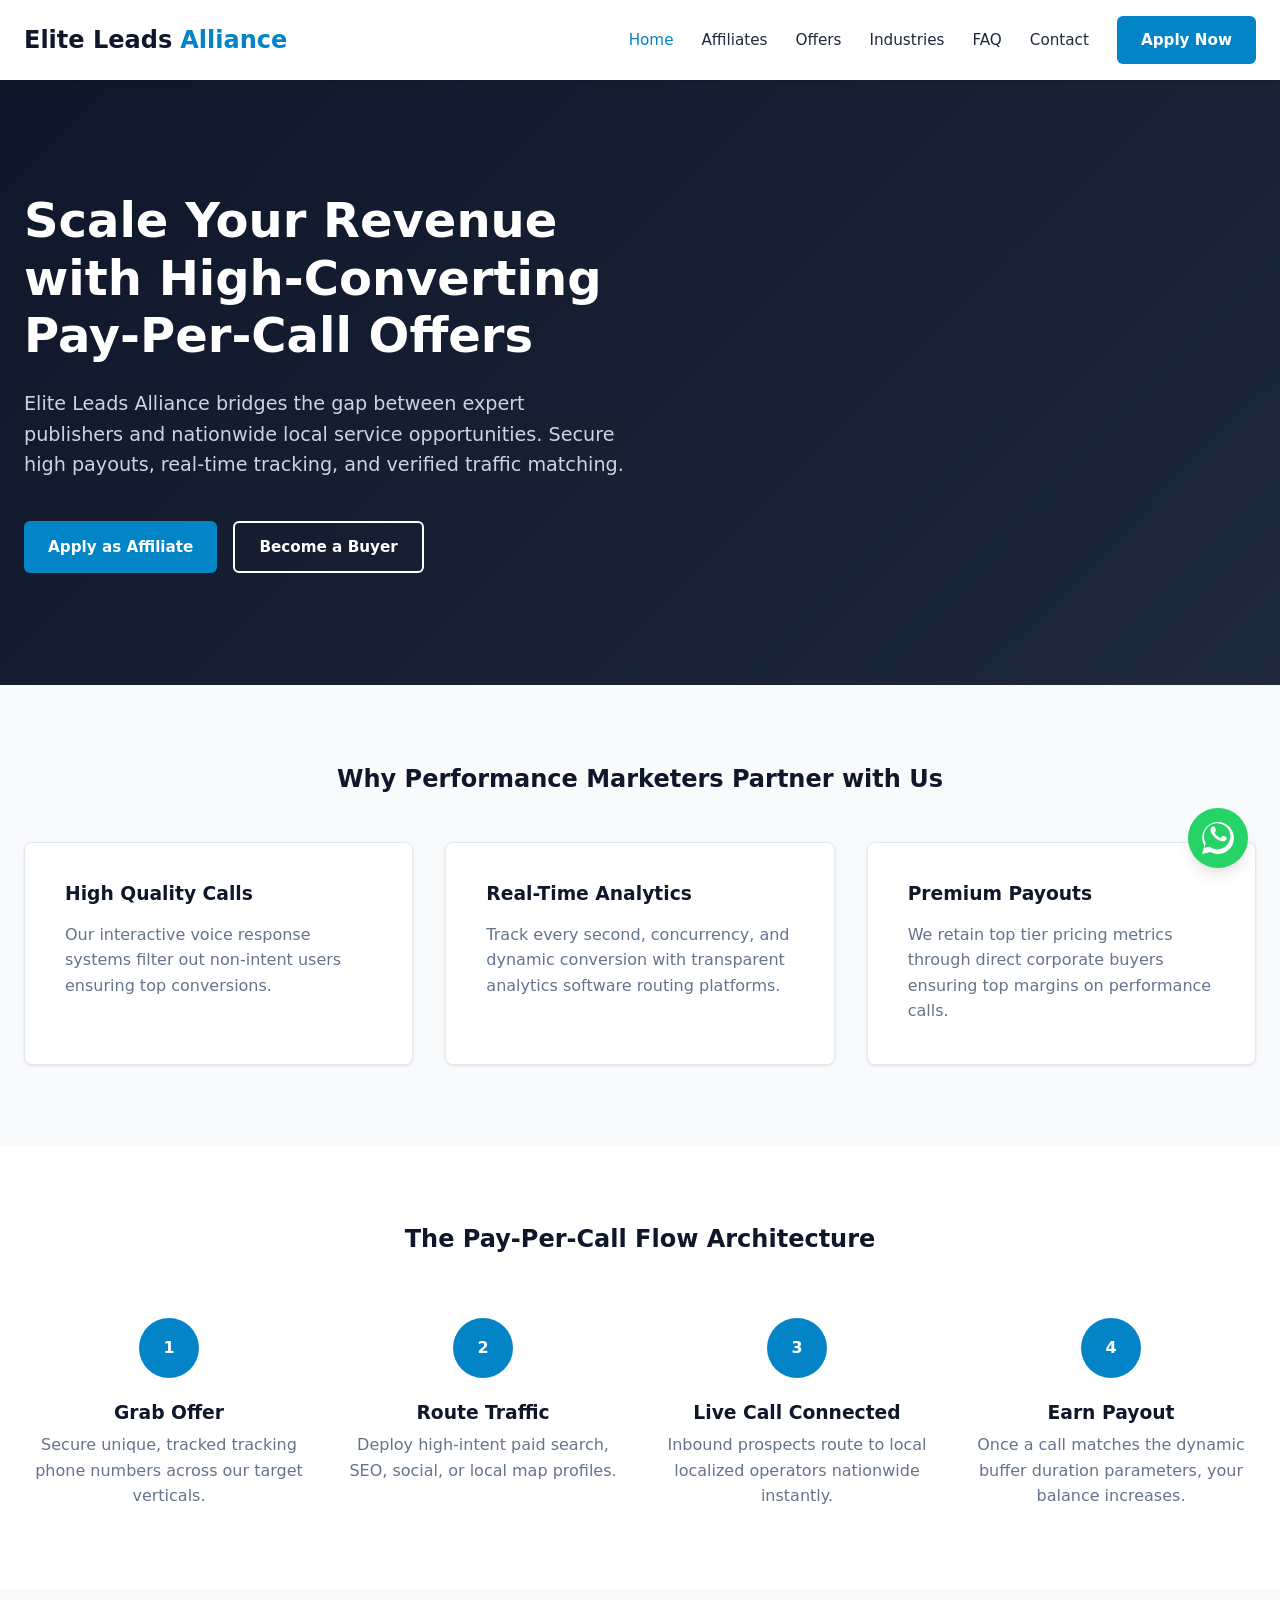
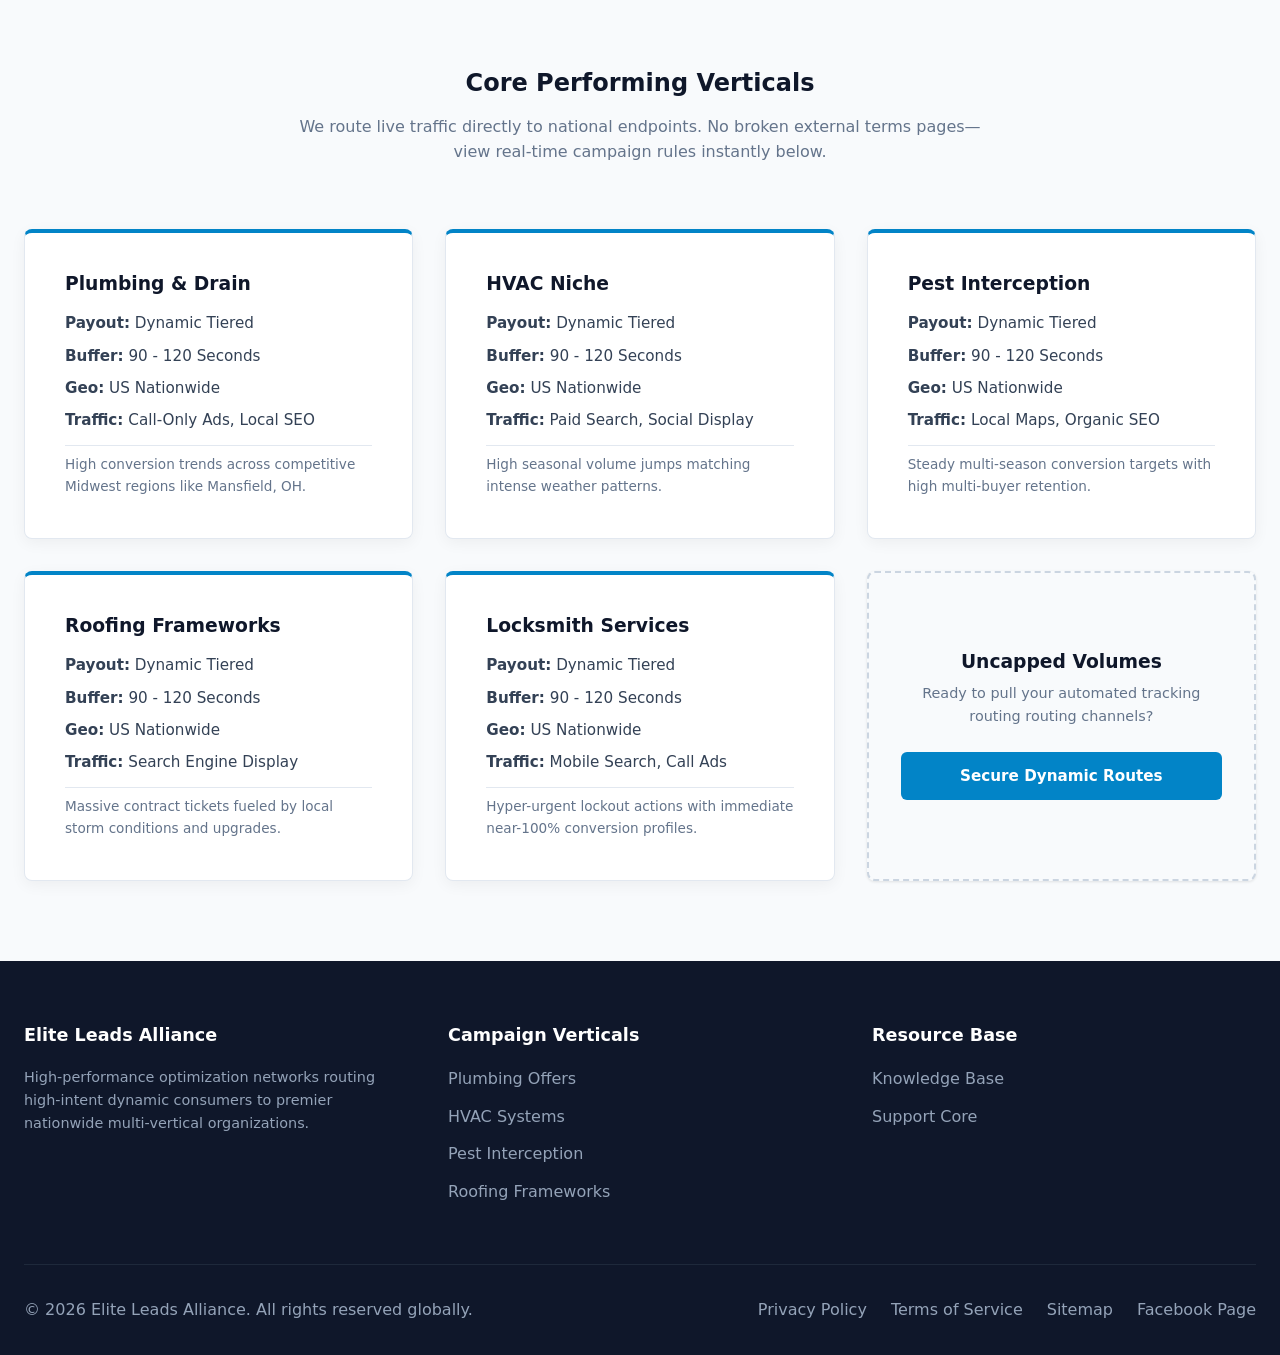
<file: index.html>
<!DOCTYPE html>
<html lang="en">
<head>
    <meta charset="UTF-8">
    <meta name="viewport" content="width=device-width, initial-scale=1.0">
    <title>Pay Per Call Network | Elite Leads Alliance | Inbound Lead Generation</title>
    <meta name="description" content="Elite Leads Alliance is a premium nationwide pay-per-call and lead generation network connecting publishers with high-paying exclusive home services offers.">
    <link rel="canonical" href="https://eliteleadsalliance.com/">
    
    <!-- Open Graph / Facebook -->
    <meta property="og:type" content="website">
    <meta property="og:url" content="https://eliteleadsalliance.com/">
    <meta property="og:title" content="Elite Leads Alliance | High-Converting Pay Per Call Network">
    <meta property="og:description" content="Connect with top tier pay per call campaigns across Plumbing, HVAC, Roofing, and more. Transparent tracking & hyper competitive weekly payouts.">
    
    <!-- Twitter -->
    <meta property="twitter:card" content="summary_large_image">
    <meta property="twitter:url" content="https://eliteleadsalliance.com/">
    <meta property="twitter:title" content="Elite Leads Alliance | Pay Per Call Network">
    
    <!-- Core Site Stylesheet -->
    <link rel="stylesheet" href="./assets/css/style.css">
    
    <!-- Structured Data Organization -->
    <script type="application/ld+json">
    {
      "@context": "https://schema.org",
      "@type": "Organization",
      "name": "Elite Leads Alliance",
      "url": "https://eliteleadsalliance.com",
      "logo": "https://eliteleadsalliance.com/assets/images/logo.png",
      "contactPoint": {
        "@type": "ContactPoint",
        "telephone": "+92-320-2765185",
        "contactType": "customer service",
        "areaServed": "US",
        "availableLanguage": "en"
      }
    }
    </script>
</head>
<body>

    <header class="header-site">
        <div class="container nav-container">
            <a href="./" class="brand-logo">Elite Leads <span>Alliance</span></a>
            <button class="mobile-toggle" aria-label="Toggle navigation system">
                <span></span><span></span><span></span>
            </button>
            <nav>
                <ul class="nav-menu">
                    <li><a href="./" class="nav-link active">Home</a></li>
                    <li><a href="./affiliates/" class="nav-link">Affiliates</a></li>
                    <li><a href="./offers/" class="nav-link">Offers</a></li>
                    <li><a href="./industries/" class="nav-link">Industries</a></li>
                    <li><a href="./faq/" class="nav-link">FAQ</a></li>
                    <li><a href="./contact.html" class="nav-link">Contact</a></li>
                    <li><a href="./apply/" class="btn btn-primary">Apply Now</a></li>
                </ul>
            </nav>
        </div>
    </header>

    <main>
        <!-- Hero Section -->
        <section class="section hero-section" style="background: linear-gradient(135deg, #0f172a 0%, #1e293b 100%); color: white; padding: 7rem 0;">
            <div class="container grid-2" style="align-items: center;">
                <div>
                    <h1 style="color: white; font-size: 3rem; margin-bottom: 1.5rem;">Scale Your Revenue with High-Converting Pay-Per-Call Offers</h1>
                    <p style="color: #cbd5e1; font-size: 1.2rem; margin-bottom: 2.5rem;">Elite Leads Alliance bridges the gap between expert publishers and nationwide local service opportunities. Secure high payouts, real-time tracking, and verified traffic matching.</p>
                    <div style="display: flex; gap: 1rem; flex-wrap: wrap;">
                        <a href="./apply/" class="btn btn-primary">Apply as Affiliate</a>
                        <a href="./contact.html" class="btn btn-outline" style="border-color: white; color: white;">Become a Buyer</a>
                    </div>
                </div>
            </div>
        </section>

        <!-- Value Proposition Section -->
        <section class="section">
            <div class="container">
                <h2 style="text-align: center; margin-bottom: 3rem;">Why Performance Marketers Partner with Us</h2>
                <div class="grid-3">
                    <div class="card">
                        <h3>High Quality Calls</h3>
                        <p style="margin-top: 1rem; color: var(--text-light);">Our interactive voice response systems filter out non-intent users ensuring top conversions.</p>
                    </div>
                    <div class="card">
                        <h3>Real-Time Analytics</h3>
                        <p style="margin-top: 1rem; color: var(--text-light);">Track every second, concurrency, and dynamic conversion with transparent analytics software routing platforms.</p>
                    </div>
                    <div class="card">
                        <h3>Premium Payouts</h3>
                        <p style="margin-top: 1rem; color: var(--text-light);">We retain top tier pricing metrics through direct corporate buyers ensuring top margins on performance calls.</p>
                    </div>
                </div>
            </div>
        </section>

        <!-- How It Works Section -->
        <section class="section section-bg">
            <div class="container">
                <h2 style="text-align: center; margin-bottom: 4rem;">The Pay-Per-Call Flow Architecture</h2>
                <div class="grid-4" style="text-align: center;">
                    <div>
                        <div style="width:60px; height:60px; background:var(--accent-blue); color:white; border-radius:50%; display:flex; align-items:center; justify-content:center; margin:0 auto 1.5rem; font-weight:700;">1</div>
                        <h3>Grab Offer</h3>
                        <p style="color: var(--text-light); margin-top: 0.5rem;">Secure unique, tracked tracking phone numbers across our target verticals.</p>
                    </div>
                    <div>
                        <div style="width:60px; height:60px; background:var(--accent-blue); color:white; border-radius:50%; display:flex; align-items:center; justify-content:center; margin:0 auto 1.5rem; font-weight:700;">2</div>
                        <h3>Route Traffic</h3>
                        <p style="color: var(--text-light); margin-top: 0.5rem;">Deploy high-intent paid search, SEO, social, or local map profiles.</p>
                    </div>
                    <div>
                        <div style="width:60px; height:60px; background:var(--accent-blue); color:white; border-radius:50%; display:flex; align-items:center; justify-content:center; margin:0 auto 1.5rem; font-weight:700;">3</div>
                        <h3>Live Call Connected</h3>
                        <p style="color: var(--text-light); margin-top: 0.5rem;">Inbound prospects route to local localized operators nationwide instantly.</p>
                    </div>
                    <div>
                        <div style="width:60px; height:60px; background:var(--accent-blue); color:white; border-radius:50%; display:flex; align-items:center; justify-content:center; margin:0 auto 1.5rem; font-weight:700;">4</div>
                        <h3>Earn Payout</h3>
                        <p style="color: var(--text-light); margin-top: 0.5rem;">Once a call matches the dynamic buffer duration parameters, your balance increases.</p>
                    </div>
                </div>
            </div>
        </section>

        <!-- Industries We Serve Section -->
        <section class="section">
            <div class="container">
                <h2 style="text-align: center; margin-bottom: 1rem;">Core Performing Verticals</h2>
                <p style="text-align: center; color: var(--text-light); margin-bottom: 4rem; max-width: 700px; margin-left: auto; margin-right: auto;">
                    We route live traffic directly to national endpoints. No broken external terms pages—view real-time campaign rules instantly below.
                </p>
                
                <div class="grid-3" style="gap: 2rem;">
                    <!-- Plumbing Card -->
                    <div class="card" style="box-shadow: 0 4px 15px rgba(0,0,0,0.05); border-top: 4px solid var(--accent-blue);">
                        <h3 style="margin-bottom: 1rem; color: var(--primary-dark);">Plumbing &amp; Drain</h3>
                        <ul style="list-style: none; padding: 0; color: var(--text-main); font-size: 0.95rem; line-height: 1.6;">
                            <li style="margin-bottom: 0.5rem;"><strong>Payout:</strong> Dynamic Tiered</li>
                            <li style="margin-bottom: 0.5rem;"><strong>Buffer:</strong> 90 - 120 Seconds</li>
                            <li style="margin-bottom: 0.5rem;"><strong>Geo:</strong> US Nationwide</li>
                            <li style="margin-bottom: 0.8rem;"><strong>Traffic:</strong> Call-Only Ads, Local SEO</li>
                            <li style="font-size: 0.85rem; color: var(--text-light); border-top: 1px solid #e2e8f0; padding-top: 0.5rem;">High conversion trends across competitive Midwest regions like Mansfield, OH.</li>
                        </ul>
                    </div>

                    <!-- HVAC Card -->
                    <div class="card" style="box-shadow: 0 4px 15px rgba(0,0,0,0.05); border-top: 4px solid var(--accent-blue);">
                        <h3 style="margin-bottom: 1rem; color: var(--primary-dark);">HVAC Niche</h3>
                        <ul style="list-style: none; padding: 0; color: var(--text-main); font-size: 0.95rem; line-height: 1.6;">
                            <li style="margin-bottom: 0.5rem;"><strong>Payout:</strong> Dynamic Tiered</li>
                            <li style="margin-bottom: 0.5rem;"><strong>Buffer:</strong> 90 - 120 Seconds</li>
                            <li style="margin-bottom: 0.5rem;"><strong>Geo:</strong> US Nationwide</li>
                            <li style="margin-bottom: 0.8rem;"><strong>Traffic:</strong> Paid Search, Social Display</li>
                            <li style="font-size: 0.85rem; color: var(--text-light); border-top: 1px solid #e2e8f0; padding-top: 0.5rem;">High seasonal volume jumps matching intense weather patterns.</li>
                        </ul>
                    </div>

                    <!-- Pest Control Card -->
                    <div class="card" style="box-shadow: 0 4px 15px rgba(0,0,0,0.05); border-top: 4px solid var(--accent-blue);">
                        <h3 style="margin-bottom: 1rem; color: var(--primary-dark);">Pest Interception</h3>
                        <ul style="list-style: none; padding: 0; color: var(--text-main); font-size: 0.95rem; line-height: 1.6;">
                            <li style="margin-bottom: 0.5rem;"><strong>Payout:</strong> Dynamic Tiered</li>
                            <li style="margin-bottom: 0.5rem;"><strong>Buffer:</strong> 90 - 120 Seconds</li>
                            <li style="margin-bottom: 0.5rem;"><strong>Geo:</strong> US Nationwide</li>
                            <li style="margin-bottom: 0.8rem;"><strong>Traffic:</strong> Local Maps, Organic SEO</li>
                            <li style="font-size: 0.85rem; color: var(--text-light); border-top: 1px solid #e2e8f0; padding-top: 0.5rem;">Steady multi-season conversion targets with high multi-buyer retention.</li>
                        </ul>
                    </div>

                    <!-- Roofing Card -->
                    <div class="card" style="box-shadow: 0 4px 15px rgba(0,0,0,0.05); border-top: 4px solid var(--accent-blue);">
                        <h3 style="margin-bottom: 1rem; color: var(--primary-dark);">Roofing Frameworks</h3>
                        <ul style="list-style: none; padding: 0; color: var(--text-main); font-size: 0.95rem; line-height: 1.6;">
                            <li style="margin-bottom: 0.5rem;"><strong>Payout:</strong> Dynamic Tiered</li>
                            <li style="margin-bottom: 0.5rem;"><strong>Buffer:</strong> 90 - 120 Seconds</li>
                            <li style="margin-bottom: 0.5rem;"><strong>Geo:</strong> US Nationwide</li>
                            <li style="margin-bottom: 0.8rem;"><strong>Traffic:</strong> Search Engine Display</li>
                            <li style="font-size: 0.85rem; color: var(--text-light); border-top: 1px solid #e2e8f0; padding-top: 0.5rem;">Massive contract tickets fueled by local storm conditions and upgrades.</li>
                        </ul>
                    </div>

                    <!-- Locksmith Card -->
                    <div class="card" style="box-shadow: 0 4px 15px rgba(0,0,0,0.05); border-top: 4px solid var(--accent-blue);">
                        <h3 style="margin-bottom: 1rem; color: var(--primary-dark);">Locksmith Services</h3>
                        <ul style="list-style: none; padding: 0; color: var(--text-main); font-size: 0.95rem; line-height: 1.6;">
                            <li style="margin-bottom: 0.5rem;"><strong>Payout:</strong> Dynamic Tiered</li>
                            <li style="margin-bottom: 0.5rem;"><strong>Buffer:</strong> 90 - 120 Seconds</li>
                            <li style="margin-bottom: 0.5rem;"><strong>Geo:</strong> US Nationwide</li>
                            <li style="margin-bottom: 0.8rem;"><strong>Traffic:</strong> Mobile Search, Call Ads</li>
                            <li style="font-size: 0.85rem; color: var(--text-light); border-top: 1px solid #e2e8f0; padding-top: 0.5rem;">Hyper-urgent lockout actions with immediate near-100% conversion profiles.</li>
                        </ul>
                    </div>

                    <!-- Call To Action Dynamic Box -->
                    <div class="card" style="background: var(--bg-light); border: 2px dashed #cbd5e1; display: flex; flex-direction: column; justify-content: center; align-items: center; text-align: center; padding: 2rem;">
                        <h3 style="color: var(--primary-dark); margin-bottom: 0.5rem;">Uncapped Volumes</h3>
                        <p style="color: var(--text-light); font-size: 0.9rem; margin-bottom: 1.5rem;">Ready to pull your automated tracking routing routing channels?</p>
                        <a href="./apply/" class="btn btn-primary" style="width: 100%;">Secure Dynamic Routes</a>
                    </div>
                </div>
            </div>
        </section>
    </main>

    <!-- Floating UI Widgets Container -->
    <div class="floating-widget">
        <a href="https://wa.me/923202765185" class="whatsapp-btn" target="_blank" rel="noopener noreferrer" aria-label="Chat with Network Director Atif Aziz via WhatsApp">
            <svg style="width: 32px; height: 32px; fill: currentColor;" viewBox="0 0 24 24"><path d="M.057 24l1.687-6.163c-1.041-1.804-1.588-3.849-1.587-5.946C.06 5.348 5.405.003 12.003.003c3.199.001 6.205 1.243 8.465 3.497 2.26 2.254 3.501 5.251 3.5 8.452-.003 6.651-5.348 11.997-12.001 11.997-1.996-.001-3.951-.5-5.688-1.449L0 24zm6.59-4.846c1.6.95 3.188 1.449 4.825 1.451 5.436 0 9.86-4.42 9.863-9.855.001-2.633-1.025-5.105-2.89-6.968C16.423 1.958 13.95 .934 11.32.934 5.883.934 1.46 5.354 1.456 10.792c-.001 1.758.463 3.475 1.343 4.998l-.996 3.639 3.725-.977zm11.306-7.854c-.3-.15-1.774-.875-2.046-.974-.272-.1-.471-.15-.669.15-.198.299-.769.974-.943 1.173-.173.199-.347.224-.647.075-.3-.15-1.266-.467-2.41-1.487-.89-.793-1.49-1.773-1.665-2.072-.173-.3-.018-.462.13-.61.135-.133.3-.349.45-.523.15-.174.2-.299.3-.498.1-.199.05-.374-.025-.524-.075-.15-.669-1.612-.916-2.207-.242-.579-.487-.5-.669-.51-.173-.008-.371-.01-.57-.01-.198 0-.52.074-.792.372-.272.299-1.04 1.016-1.04 2.479 0 1.462 1.065 2.875 1.213 3.074.149.198 2.096 3.2 5.077 4.487.709.306 1.262.489 1.694.625.712.227 1.36.195 1.871.118.571-.085 1.774-.726 2.022-1.429.247-.704.247-1.306.173-1.429-.074-.124-.272-.199-.572-.349z"/></svg>
        </a>
    </div>

    <footer class="footer-site">
        <div class="container">
            <div class="footer-grid">
                <div>
                    <h3 class="footer-heading">Elite Leads Alliance</h3>
                    <p style="font-size: 0.9rem;">High-performance optimization networks routing high-intent dynamic consumers to premier nationwide multi-vertical organizations.</p>
                </div>
                <div>
                    <h4 class="footer-heading">Campaign Verticals</h4>
                    <ul class="footer-links">
                        <li><a href="./offers/">Plumbing Offers</a></li>
                        <li><a href="./offers/">HVAC Systems</a></li>
                        <li><a href="./offers/">Pest Interception</a></li>
                        <li><a href="./offers/">Roofing Frameworks</a></li>
                    </ul>
                </div>
                <div>
                    <h4 class="footer-heading">Resource Base</h4>
                    <ul class="footer-links">
                        <li><a href="./faq/">Knowledge Base</a></li>
                        <li><a href="./contact.html">Support Core</a></li>
                    </ul>
                </div>
            </div>
            <div class="footer-bottom">
                <p>&copy; 2026 Elite Leads Alliance. All rights reserved globally.</p>
                <div style="display:flex; gap:1.5rem;">
                    <a href="./privacy-policy.html">Privacy Policy</a>
                    <a href="./terms-of-service.html">Terms of Service</a>
                    <a href="./sitemap.xml">Sitemap</a>
                    <a href="https://www.facebook.com/profile.php?id=61589619902077" target="_blank" rel="noopener noreferrer">Facebook Page</a>
                </div>
            </div>
        </div>
    </footer>

    <script src="./assets/js/main.js"></script>
</body>
</html>
</file>
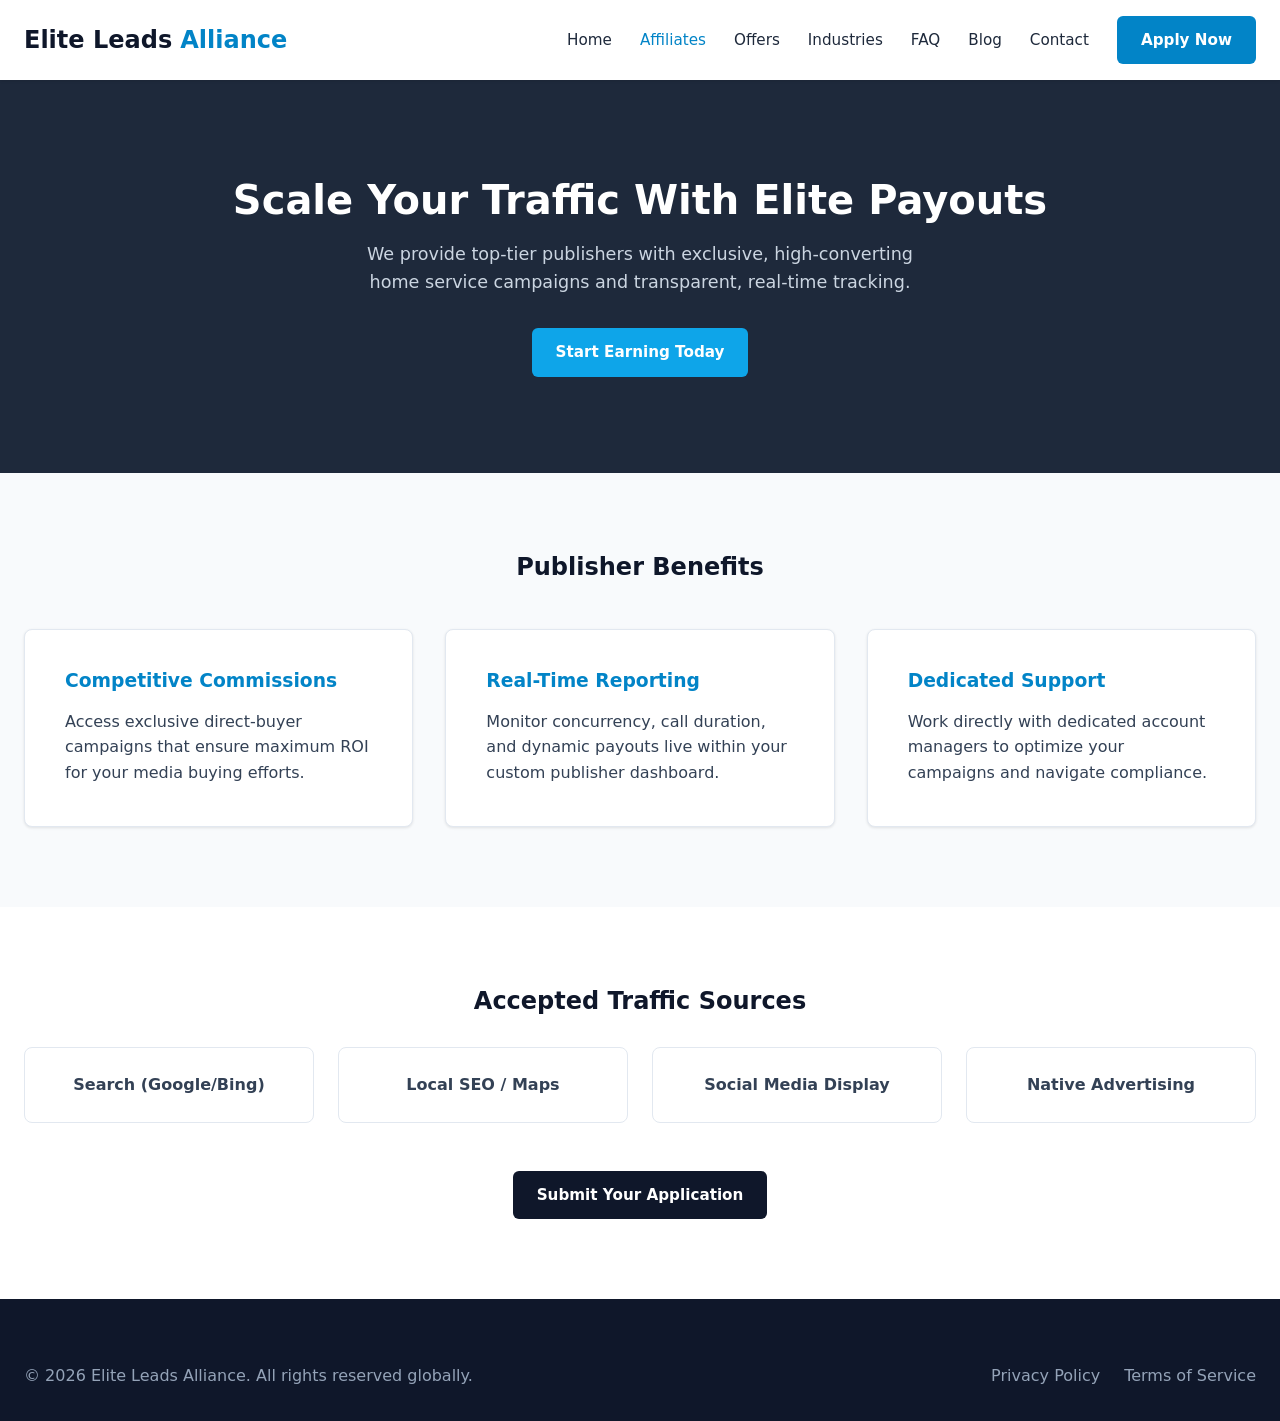
<file: affiliates/index.html>
<!DOCTYPE html>
<html lang="en">
<head>
    <meta charset="UTF-8">
    <meta name="viewport" content="width=device-width, initial-scale=1.0">
    <title>Affiliate Publisher Network | Elite Leads Alliance</title>
    <meta name="description" content="Join our trusted affiliate partnership program. Get competitive payouts, transparent tracking, and nationwide coverage for your pay-per-call traffic.">
    <link rel="stylesheet" href="../assets/css/style.css">
</head>
<body>

    <header class="header-site">
        <div class="container nav-container">
            <a href="../" class="brand-logo">Elite Leads <span>Alliance</span></a>
            <button class="mobile-toggle" aria-label="Toggle navigation system"><span></span><span></span><span></span></button>
            <nav>
                <ul class="nav-menu">
                    <li><a href="../" class="nav-link">Home</a></li>
                    <li><a href="./" class="nav-link active">Affiliates</a></li>
                    <li><a href="../offers/" class="nav-link">Offers</a></li>
                    <li><a href="../industries/" class="nav-link">Industries</a></li>
                    <li><a href="../faq/" class="nav-link">FAQ</a></li>
                    <li><a href="../blog/" class="nav-link">Blog</a></li>
                    <li><a href="../contact.html" class="nav-link">Contact</a></li>
                    <li><a href="../apply/" class="btn btn-primary">Apply Now</a></li>
                </ul>
            </nav>
        </div>
    </header>

    <main>
        <section class="section" style="background: var(--primary-slate); color: white; padding: 6rem 0; text-align: center;">
            <div class="container">
                <h1 style="color: white; font-size: 2.5rem; margin-bottom: 1rem;">Scale Your Traffic With Elite Payouts</h1>
                <p style="color: #cbd5e1; font-size: 1.1rem; max-width: 600px; margin: 0 auto 2rem;">We provide top-tier publishers with exclusive, high-converting home service campaigns and transparent, real-time tracking.</p>
                <a href="../apply/" class="btn btn-primary" style="background-color: var(--accent-cyan);">Start Earning Today</a>
            </div>
        </section>

        <section class="section">
            <div class="container">
                <h2 style="text-align: center; margin-bottom: 3rem;">Publisher Benefits</h2>
                <div class="grid-3">
                    <div class="card">
                        <h3 style="color: var(--accent-blue);">Competitive Commissions</h3>
                        <p style="margin-top: 1rem;">Access exclusive direct-buyer campaigns that ensure maximum ROI for your media buying efforts.</p>
                    </div>
                    <div class="card">
                        <h3 style="color: var(--accent-blue);">Real-Time Reporting</h3>
                        <p style="margin-top: 1rem;">Monitor concurrency, call duration, and dynamic payouts live within your custom publisher dashboard.</p>
                    </div>
                    <div class="card">
                        <h3 style="color: var(--accent-blue);">Dedicated Support</h3>
                        <p style="margin-top: 1rem;">Work directly with dedicated account managers to optimize your campaigns and navigate compliance.</p>
                    </div>
                </div>
            </div>
        </section>

        <section class="section section-bg">
            <div class="container" style="text-align: center;">
                <h2 style="margin-bottom: 2rem;">Accepted Traffic Sources</h2>
                <div class="grid-4">
                    <div style="padding: 1.5rem; border: 1px solid #e2e8f0; border-radius: 8px;"><strong>Search (Google/Bing)</strong></div>
                    <div style="padding: 1.5rem; border: 1px solid #e2e8f0; border-radius: 8px;"><strong>Local SEO / Maps</strong></div>
                    <div style="padding: 1.5rem; border: 1px solid #e2e8f0; border-radius: 8px;"><strong>Social Media Display</strong></div>
                    <div style="padding: 1.5rem; border: 1px solid #e2e8f0; border-radius: 8px;"><strong>Native Advertising</strong></div>
                </div>
                <div style="margin-top: 3rem;">
                    <a href="../apply/" class="btn btn-secondary">Submit Your Application</a>
                </div>
            </div>
        </section>
    </main>

    <footer class="footer-site">
        <div class="container">
            <div class="footer-bottom" style="border-top: none; padding-top: 0;">
                <p>&copy; 2026 Elite Leads Alliance. All rights reserved globally.</p>
                <div style="display:flex; gap:1.5rem;">
                    <a href="../privacy-policy.html">Privacy Policy</a>
                    <a href="../terms-of-service.html">Terms of Service</a>
                </div>
            </div>
        </div>
    </footer>
    <script src="../assets/js/main.js"></script>
</body>
</html>
</file>
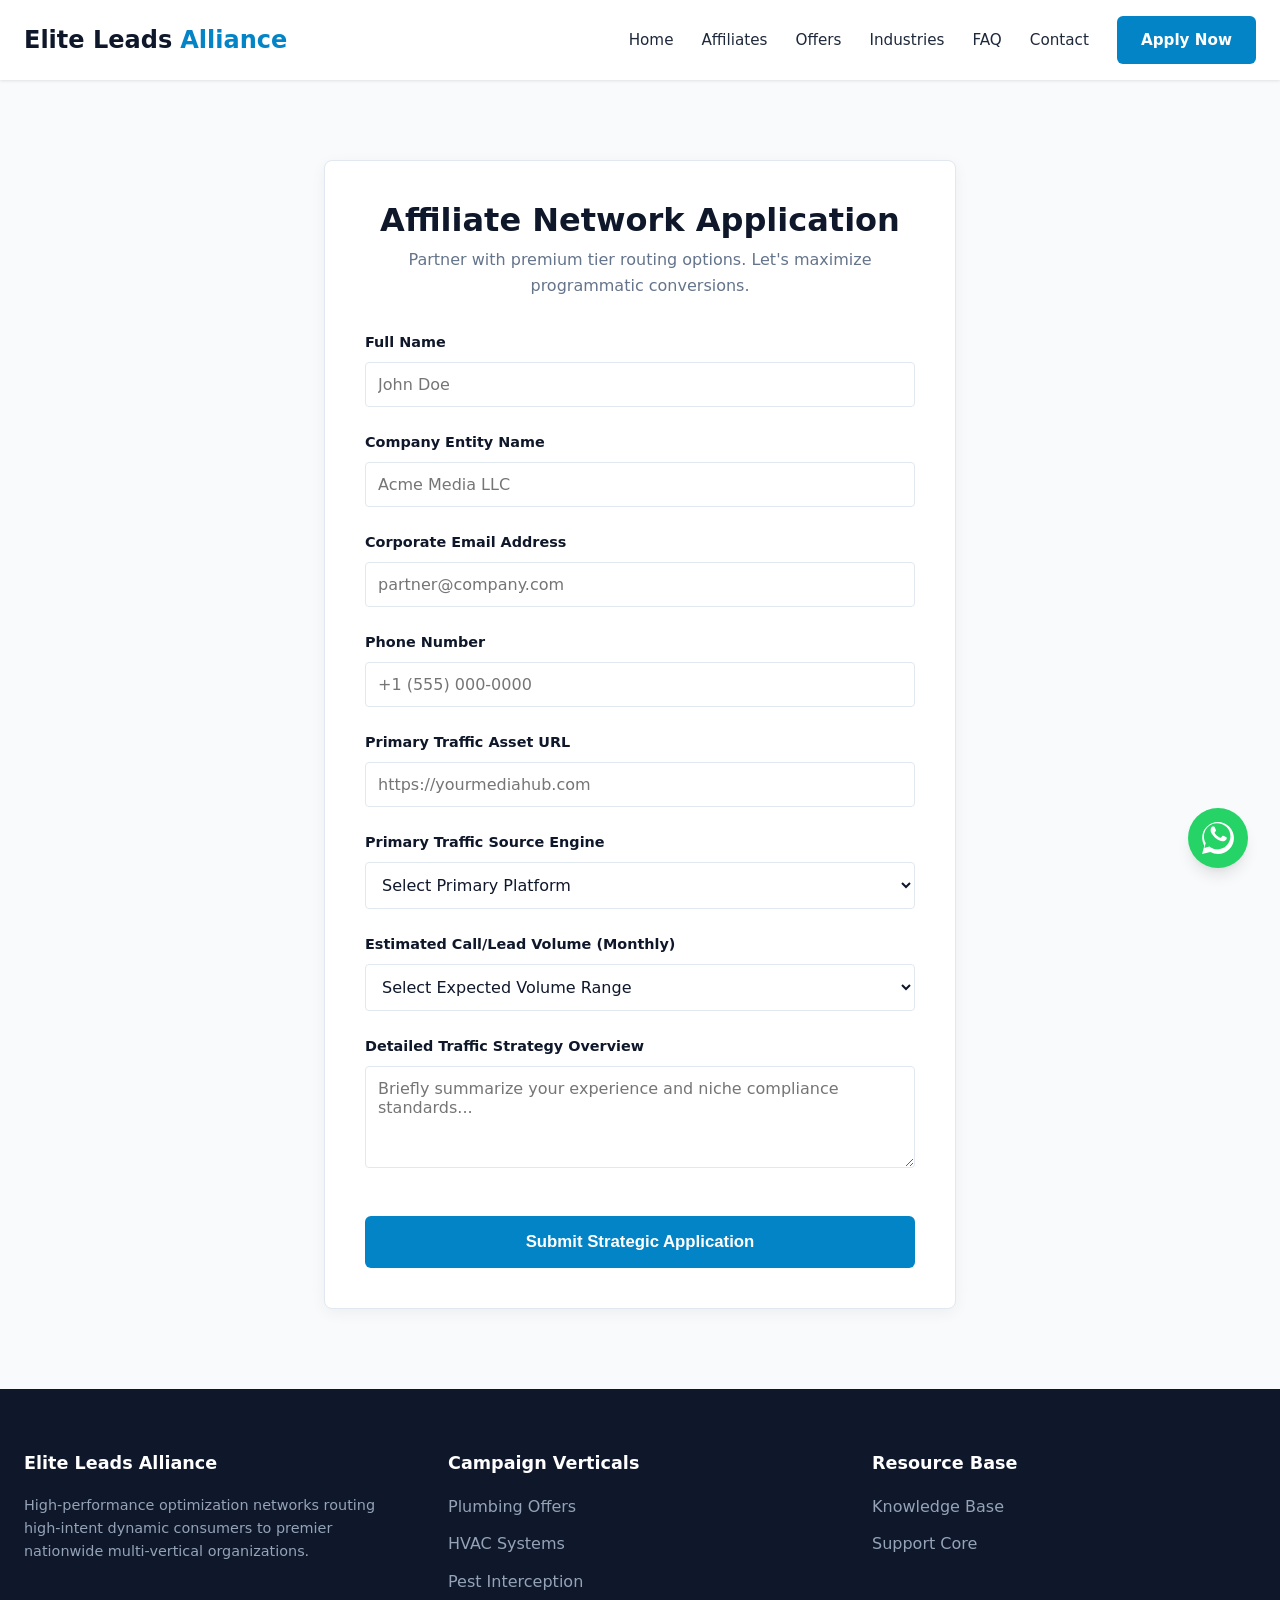
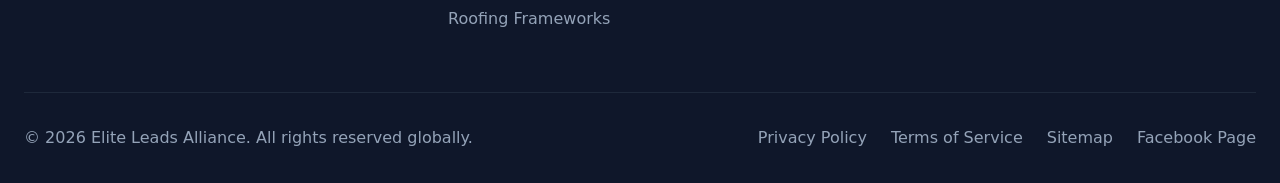
<file: apply/index.html>
<!DOCTYPE html>
<html lang="en">
<head>
    <meta charset="UTF-8">
    <meta name="viewport" content="width=device-width, initial-scale=1.0">
    <title>Publisher Network Application | Elite Leads Alliance</title>
    <meta name="description" content="Apply to join Elite Leads Alliance. Submit your distribution methodologies to scale your pay-per-call distribution network.">
    <link rel="stylesheet" href="../assets/css/style.css">
</head>
<body>

    <header class="header-site">
        <div class="container nav-container">
            <a href="../" class="brand-logo">Elite Leads <span>Alliance</span></a>
            <button class="mobile-toggle" aria-label="Toggle navigation system">
                <span></span><span></span><span></span>
            </button>
            <nav>
                <ul class="nav-menu">
                    <li><a href="../" class="nav-link">Home</a></li>
                    <li><a href="../affiliates/" class="nav-link">Affiliates</a></li>
                    <li><a href="../offers/" class="nav-link">Offers</a></li>
                    <li><a href="../industries/" class="nav-link">Industries</a></li>
                    <li><a href="../faq/" class="nav-link">FAQ</a></li>
                    <li><a href="../contact.html" class="nav-link">Contact</a></li>
                    <li><a href="./" class="btn btn-primary">Apply Now</a></li>
                </ul>
            </nav>
        </div>
    </header>

    <main class="section">
        <div class="container" style="max-width: 680px;">
            <div class="card" style="box-shadow: 0 4px 15px rgba(0,0,0,0.05); padding: 2.5rem; border-radius: 8px; background: var(--bg-white);">
                <h1 style="margin-bottom: 0.5rem; text-align: center; color: var(--primary-dark);">Affiliate Network Application</h1>
                <p style="text-align: center; color: var(--text-light); margin-bottom: 2rem;">Partner with premium tier routing options. Let's maximize programmatic conversions.</p>
                
                <!-- Integrated Formspree Endpoint -->
                <form action="https://formspree.io/f/mgobwpby" method="POST" class="validate-form">
                    
                    <div class="form-group" style="margin-bottom: 1.5rem;">
                        <label class="form-label" for="full-name" style="display: block; margin-bottom: 0.5rem; font-weight: 600;">Full Name</label>
                        <input type="text" id="full-name" name="name" class="form-control" required placeholder="John Doe" style="width: 100%; padding: 0.75rem; border: 1px solid #e2e8f0; border-radius: 4px;">
                    </div>
                    
                    <div class="form-group" style="margin-bottom: 1.5rem;">
                        <label class="form-label" for="company" style="display: block; margin-bottom: 0.5rem; font-weight: 600;">Company Entity Name</label>
                        <input type="text" id="company" name="company" class="form-control" placeholder="Acme Media LLC" style="width: 100%; padding: 0.75rem; border: 1px solid #e2e8f0; border-radius: 4px;">
                    </div>
                    
                    <div class="form-group" style="margin-bottom: 1.5rem;">
                        <label class="form-label" for="email" style="display: block; margin-bottom: 0.5rem; font-weight: 600;">Corporate Email Address</label>
                        <input type="email" id="email" name="email" class="form-control" required placeholder="partner@company.com" style="width: 100%; padding: 0.75rem; border: 1px solid #e2e8f0; border-radius: 4px;">
                    </div>
                    
                    <div class="form-group" style="margin-bottom: 1.5rem;">
                        <label class="form-label" for="phone" style="display: block; margin-bottom: 0.5rem; font-weight: 600;">Phone Number</label>
                        <input type="tel" id="phone" name="phone" class="form-control" required placeholder="+1 (555) 000-0000" style="width: 100%; padding: 0.75rem; border: 1px solid #e2e8f0; border-radius: 4px;">
                    </div>
                    
                    <div class="form-group" style="margin-bottom: 1.5rem;">
                        <label class="form-label" for="website" style="display: block; margin-bottom: 0.5rem; font-weight: 600;">Primary Traffic Asset URL</label>
                        <input type="url" id="website" name="website" class="form-control" placeholder="https://yourmediahub.com" style="width: 100%; padding: 0.75rem; border: 1px solid #e2e8f0; border-radius: 4px;">
                    </div>
                    
                    <div class="form-group" style="margin-bottom: 1.5rem;">
                        <label class="form-label" for="traffic-source" style="display: block; margin-bottom: 0.5rem; font-weight: 600;">Primary Traffic Source Engine</label>
                        <select id="traffic-source" name="traffic_source" class="form-control" required style="width: 100%; padding: 0.75rem; border: 1px solid #e2e8f0; border-radius: 4px; background: white;">
                            <option value="">Select Primary Platform</option>
                            <option value="Google Paid Inbound Search">Google Paid Inbound Search</option>
                            <option value="Organic Local SEO / Maps">Organic Local SEO / Maps</option>
                            <option value="Facebook / Social Display">Facebook / Social Display</option>
                            <option value="Native Programmatic Discovery">Native Programmatic Discovery</option>
                        </select>
                    </div>

                    <div class="form-group" style="margin-bottom: 1.5rem;">
                        <label class="form-label" for="volume" style="display: block; margin-bottom: 0.5rem; font-weight: 600;">Estimated Call/Lead Volume (Monthly)</label>
                        <select id="volume" name="monthly_volume" class="form-control" required style="width: 100%; padding: 0.75rem; border: 1px solid #e2e8f0; border-radius: 4px; background: white;">
                            <option value="">Select Expected Volume Range</option>
                            <option value="1 to 100 Calls">1 to 100 Calls</option>
                            <option value="100 to 500 Calls">100 to 500 Calls</option>
                            <option value="500 to 2,000 Calls">500 to 2,000 Calls</option>
                            <option value="Over 2,000 Premium Calls">Over 2,000 Premium Calls</option>
                        </select>
                    </div>

                    <div class="form-group" style="margin-bottom: 1.5rem;">
                        <label class="form-label" for="message" style="display: block; margin-bottom: 0.5rem; font-weight: 600;">Detailed Traffic Strategy Overview</label>
                        <textarea id="message" name="strategy_overview" class="form-control" rows="4" placeholder="Briefly summarize your experience and niche compliance standards..." style="width: 100%; padding: 0.75rem; border: 1px solid #e2e8f0; border-radius: 4px; font-family: inherit;"></textarea>
                    </div>

                    <!-- Formspree Security Anti-Spam Controls & Subject Formatting -->
                    <input type="text" name="_gotcha" style="display:none" />
                    <input type="hidden" name="_subject" value="New Publisher Strategic Application - Elite Leads Alliance!">

                    <button type="submit" class="btn btn-primary" style="width: 100%; margin-top: 1rem; padding: 1rem; font-size: 1.05rem;">Submit Strategic Application</button>
                </form>
            </div>
        </div>
    </main>

    <!-- Floating UI Widgets Container -->
    <div class="floating-widget">
        <a href="https://wa.me/923202765185" class="whatsapp-btn" target="_blank" rel="noopener noreferrer" aria-label="Chat with Network Director Atif Aziz via WhatsApp">
            <svg style="width: 32px; height: 32px; fill: currentColor;" viewBox="0 0 24 24"><path d="M.057 24l1.687-6.163c-1.041-1.804-1.588-3.849-1.587-5.946C.06 5.348 5.405.003 12.003.003c3.199.001 6.205 1.243 8.465 3.497 2.26 2.254 3.501 5.251 3.5 8.452-.003 6.651-5.348 11.997-12.001 11.997-1.996-.001-3.951-.5-5.688-1.449L0 24zm6.59-4.846c1.6.95 3.188 1.449 4.825 1.451 5.436 0 9.86-4.42 9.863-9.855.001-2.633-1.025-5.105-2.89-6.968C16.423 1.958 13.95 .934 11.32.934 5.883.934 1.46 5.354 1.456 10.792c-.001 1.758.463 3.475 1.343 4.998l-.996 3.639 3.725-.977zm11.306-7.854c-.3-.15-1.774-.875-2.046-.974-.272-.1-.471-.15-.669.15-.198.299-.769.974-.943 1.173-.173.199-.347.224-.647.075-.3-.15-1.266-.467-2.41-1.487-.89-.793-1.49-1.773-1.665-2.072-.173-.3-.018-.462.13-.61.135-.133.3-.349.45-.523.15-.174.2-.299.3-.498.1-.199.05-.374-.025-.524-.075-.15-.669-1.612-.916-2.207-.242-.579-.487-.5-.669-.51-.173-.008-.371-.01-.57-.01-.198 0-.52.074-.792.372-.272.299-1.04 1.016-1.04 2.479 0 1.462 1.065 2.875 1.213 3.074.149.198 2.096 3.2 5.077 4.487.709.306 1.262.489 1.694.625.712.227 1.36.195 1.871.118.571-.085 1.774-.726 2.022-1.429.247-.704.247-1.306.173-1.429-.074-.124-.272-.199-.572-.349z"/></svg>
        </a>
    </div>

    <footer class="footer-site">
        <div class="container">
            <div class="footer-grid">
                <div>
                    <h3 class="footer-heading">Elite Leads Alliance</h3>
                    <p style="font-size: 0.9rem;">High-performance optimization networks routing high-intent dynamic consumers to premier nationwide multi-vertical organizations.</p>
                </div>
                <div>
                    <h4 class="footer-heading">Campaign Verticals</h4>
                    <ul class="footer-links">
                        <li><a href="../offers/">Plumbing Offers</a></li>
                        <li><a href="../offers/">HVAC Systems</a></li>
                        <li><a href="../offers/">Pest Interception</a></li>
                        <li><a href="../offers/">Roofing Frameworks</a></li>
                    </ul>
                </div>
                <div>
                    <h4 class="footer-heading">Resource Base</h4>
                    <ul class="footer-links">
                        <li><a href="../faq/">Knowledge Base</a></li>
                        <li><a href="../contact.html">Support Core</a></li>
                    </ul>
                </div>
            </div>
            <div class="footer-bottom">
                <p>&copy; 2026 Elite Leads Alliance. All rights reserved globally.</p>
                <div style="display:flex; gap:1.5rem;">
                    <a href="../privacy-policy.html">Privacy Policy</a>
                    <a href="../terms-of-service.html">Terms of Service</a>
                    <a href="../sitemap.xml">Sitemap</a>
                    <a href="https://www.facebook.com/profile.php?id=61589619902077" target="_blank" rel="noopener noreferrer">Facebook Page</a>
                </div>
            </div>
        </div>
    </footer>

    <script src="../assets/js/main.js"></script>
</body>
</html>
</file>
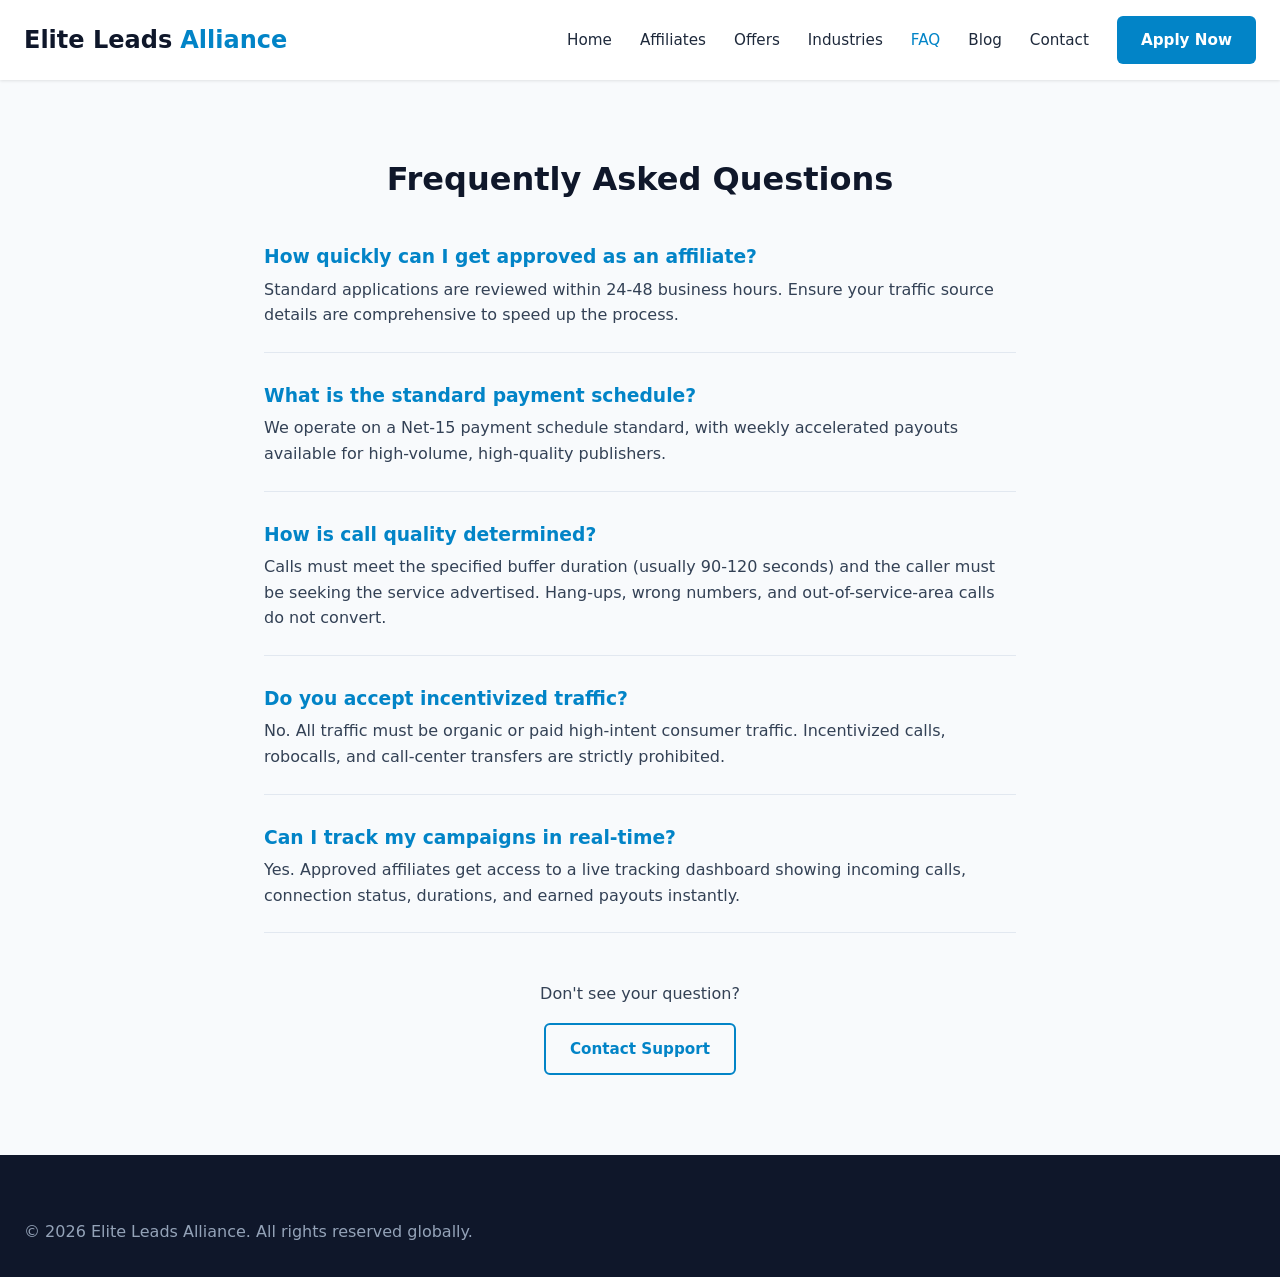
<file: faq/index.html>
<!DOCTYPE html>
<html lang="en">
<head>
    <meta charset="UTF-8">
    <meta name="viewport" content="width=device-width, initial-scale=1.0">
    <title>Frequently Asked Questions | Elite Leads Alliance</title>
    <meta name="description" content="Answers to common questions regarding affiliate approval, payouts, call tracking, and traffic rules.">
    <link rel="stylesheet" href="../assets/css/style.css">
    
    <!-- FAQ Schema Markup -->
    <script type="application/ld+json">
    {
      "@context": "https://schema.org",
      "@type": "FAQPage",
      "mainEntity": [{
        "@type": "Question",
        "name": "How quickly can I get approved as an affiliate?",
        "acceptedAnswer": {
          "@type": "Answer",
          "text": "Standard applications are reviewed within 24-48 business hours. Ensure your traffic source details are comprehensive to speed up the process."
        }
      }, {
        "@type": "Question",
        "name": "What is the standard payment schedule?",
        "acceptedAnswer": {
          "@type": "Answer",
          "text": "We operate on a Net-15 payment schedule standard, with weekly accelerated payouts available for high-volume, high-quality publishers."
        }
      }]
    }
    </script>
</head>
<body>

    <header class="header-site">
        <div class="container nav-container">
            <a href="../" class="brand-logo">Elite Leads <span>Alliance</span></a>
            <button class="mobile-toggle"><span></span><span></span><span></span></button>
            <nav>
                <ul class="nav-menu">
                    <li><a href="../" class="nav-link">Home</a></li>
                    <li><a href="../affiliates/" class="nav-link">Affiliates</a></li>
                    <li><a href="../offers/" class="nav-link">Offers</a></li>
                    <li><a href="../industries/" class="nav-link">Industries</a></li>
                    <li><a href="./" class="nav-link active">FAQ</a></li>
                    <li><a href="../blog/" class="nav-link">Blog</a></li>
                    <li><a href="../contact.html" class="nav-link">Contact</a></li>
                    <li><a href="../apply/" class="btn btn-primary">Apply Now</a></li>
                </ul>
            </nav>
        </div>
    </header>

    <main class="section">
        <div class="container" style="max-width: 800px;">
            <h1 style="text-align: center; margin-bottom: 3rem;">Frequently Asked Questions</h1>
            
            <div style="margin-bottom: 2rem;">
                <h3 style="color: var(--accent-blue); margin-bottom: 0.5rem;">How quickly can I get approved as an affiliate?</h3>
                <p style="color: var(--text-main); padding-bottom: 1.5rem; border-bottom: 1px solid #e2e8f0;">Standard applications are reviewed within 24-48 business hours. Ensure your traffic source details are comprehensive to speed up the process.</p>
            </div>

            <div style="margin-bottom: 2rem;">
                <h3 style="color: var(--accent-blue); margin-bottom: 0.5rem;">What is the standard payment schedule?</h3>
                <p style="color: var(--text-main); padding-bottom: 1.5rem; border-bottom: 1px solid #e2e8f0;">We operate on a Net-15 payment schedule standard, with weekly accelerated payouts available for high-volume, high-quality publishers.</p>
            </div>

            <div style="margin-bottom: 2rem;">
                <h3 style="color: var(--accent-blue); margin-bottom: 0.5rem;">How is call quality determined?</h3>
                <p style="color: var(--text-main); padding-bottom: 1.5rem; border-bottom: 1px solid #e2e8f0;">Calls must meet the specified buffer duration (usually 90-120 seconds) and the caller must be seeking the service advertised. Hang-ups, wrong numbers, and out-of-service-area calls do not convert.</p>
            </div>

            <div style="margin-bottom: 2rem;">
                <h3 style="color: var(--accent-blue); margin-bottom: 0.5rem;">Do you accept incentivized traffic?</h3>
                <p style="color: var(--text-main); padding-bottom: 1.5rem; border-bottom: 1px solid #e2e8f0;">No. All traffic must be organic or paid high-intent consumer traffic. Incentivized calls, robocalls, and call-center transfers are strictly prohibited.</p>
            </div>

            <div style="margin-bottom: 2rem;">
                <h3 style="color: var(--accent-blue); margin-bottom: 0.5rem;">Can I track my campaigns in real-time?</h3>
                <p style="color: var(--text-main); padding-bottom: 1.5rem; border-bottom: 1px solid #e2e8f0;">Yes. Approved affiliates get access to a live tracking dashboard showing incoming calls, connection status, durations, and earned payouts instantly.</p>
            </div>
            
            <div style="text-align: center; margin-top: 3rem;">
                <p style="margin-bottom: 1rem;">Don't see your question?</p>
                <a href="../contact.html" class="btn btn-outline">Contact Support</a>
            </div>
        </div>
    </main>

    <footer class="footer-site">
        <div class="container">
            <div class="footer-bottom" style="border-top: none; padding-top: 0;">
                <p>&copy; 2026 Elite Leads Alliance. All rights reserved globally.</p>
            </div>
        </div>
    </footer>
    <script src="../assets/js/main.js"></script>
</body>
</html>
</file>
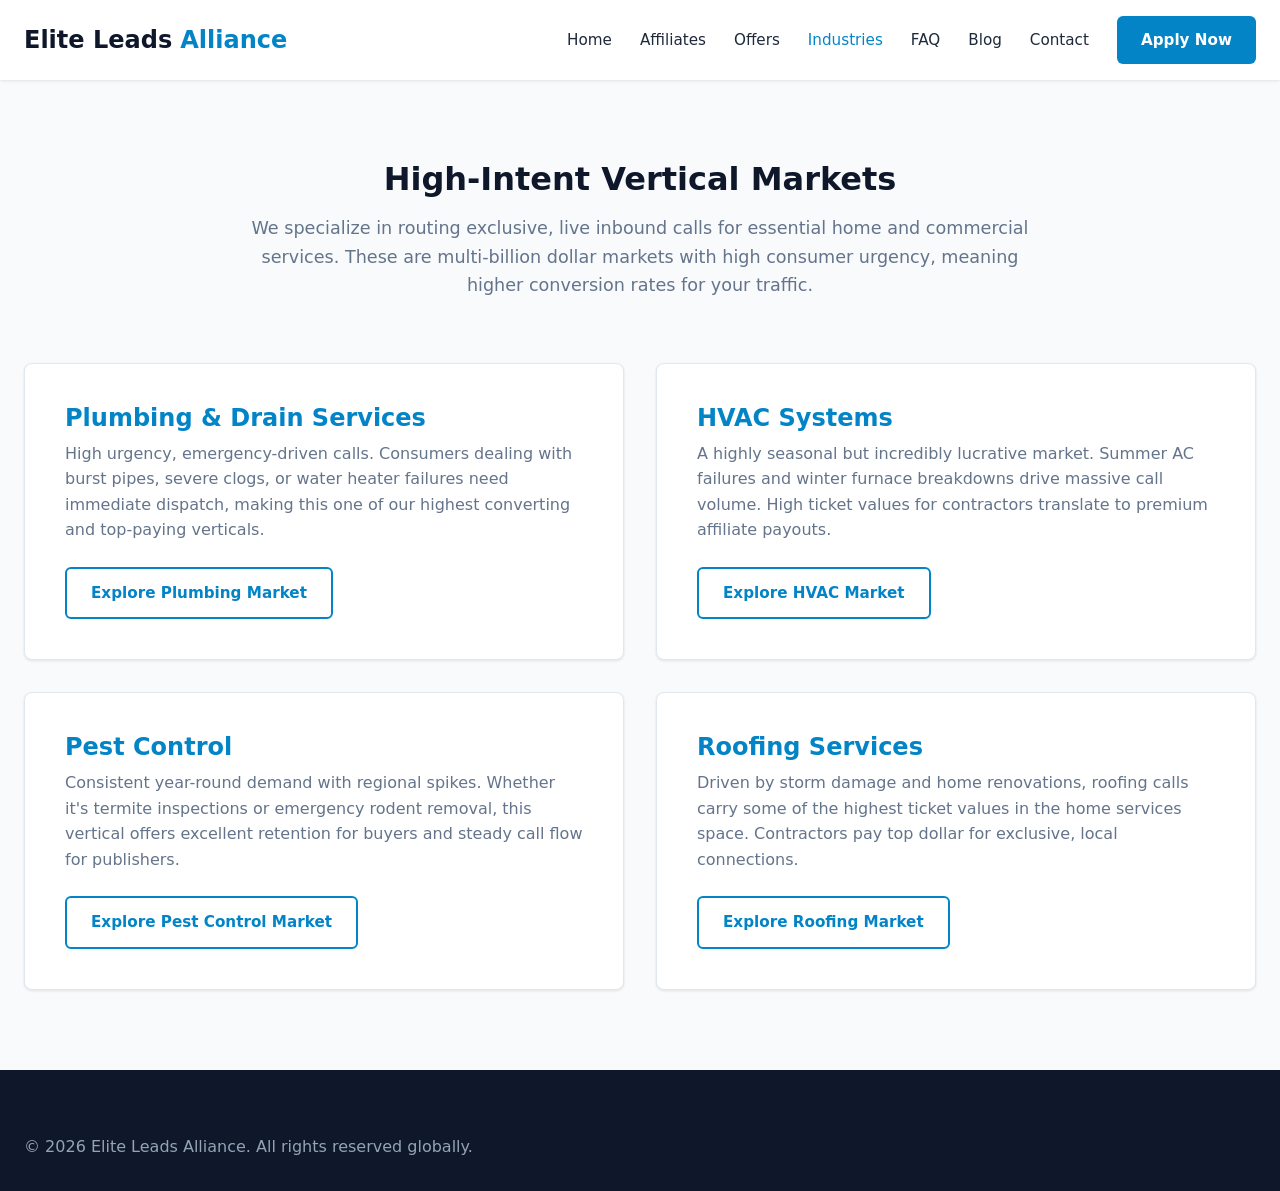
<file: industries/index.html>
<!DOCTYPE html>
<html lang="en">
<head>
    <meta charset="UTF-8">
    <meta name="viewport" content="width=device-width, initial-scale=1.0">
    <title>Industries We Serve | Elite Leads Alliance</title>
    <meta name="description" content="Explore the high-demand home service industries powered by Elite Leads Alliance, including plumbing, HVAC, pest control, roofing, and commercial cleaning.">
    <link rel="stylesheet" href="../assets/css/style.css">
</head>
<body>

    <header class="header-site">
        <div class="container nav-container">
            <a href="../" class="brand-logo">Elite Leads <span>Alliance</span></a>
            <button class="mobile-toggle"><span></span><span></span><span></span></button>
            <nav>
                <ul class="nav-menu">
                    <li><a href="../" class="nav-link">Home</a></li>
                    <li><a href="../affiliates/" class="nav-link">Affiliates</a></li>
                    <li><a href="../offers/" class="nav-link">Offers</a></li>
                    <li><a href="./" class="nav-link active">Industries</a></li>
                    <li><a href="../faq/" class="nav-link">FAQ</a></li>
                    <li><a href="../blog/" class="nav-link">Blog</a></li>
                    <li><a href="../contact.html" class="nav-link">Contact</a></li>
                    <li><a href="../apply/" class="btn btn-primary">Apply Now</a></li>
                </ul>
            </nav>
        </div>
    </header>

    <main class="section">
        <div class="container">
            <div style="text-align: center; max-width: 800px; margin: 0 auto 4rem;">
                <h1 style="margin-bottom: 1rem;">High-Intent Vertical Markets</h1>
                <p style="font-size: 1.1rem; color: var(--text-light);">We specialize in routing exclusive, live inbound calls for essential home and commercial services. These are multi-billion dollar markets with high consumer urgency, meaning higher conversion rates for your traffic.</p>
            </div>
            
            <div class="grid-2">
                <div class="card">
                    <h2 style="color: var(--accent-blue); margin-bottom: 0.5rem;">Plumbing & Drain Services</h2>
                    <p style="color: var(--text-light); margin-bottom: 1.5rem;">High urgency, emergency-driven calls. Consumers dealing with burst pipes, severe clogs, or water heater failures need immediate dispatch, making this one of our highest converting and top-paying verticals.</p>
                    <a href="plumbing.html" class="btn btn-outline">Explore Plumbing Market</a>
                </div>

                <div class="card">
                    <h2 style="color: var(--accent-blue); margin-bottom: 0.5rem;">HVAC Systems</h2>
                    <p style="color: var(--text-light); margin-bottom: 1.5rem;">A highly seasonal but incredibly lucrative market. Summer AC failures and winter furnace breakdowns drive massive call volume. High ticket values for contractors translate to premium affiliate payouts.</p>
                    <a href="hvac.html" class="btn btn-outline">Explore HVAC Market</a>
                </div>

                <div class="card">
                    <h2 style="color: var(--accent-blue); margin-bottom: 0.5rem;">Pest Control</h2>
                    <p style="color: var(--text-light); margin-bottom: 1.5rem;">Consistent year-round demand with regional spikes. Whether it's termite inspections or emergency rodent removal, this vertical offers excellent retention for buyers and steady call flow for publishers.</p>
                    <a href="pest-control.html" class="btn btn-outline">Explore Pest Control Market</a>
                </div>

                <div class="card">
                    <h2 style="color: var(--accent-blue); margin-bottom: 0.5rem;">Roofing Services</h2>
                    <p style="color: var(--text-light); margin-bottom: 1.5rem;">Driven by storm damage and home renovations, roofing calls carry some of the highest ticket values in the home services space. Contractors pay top dollar for exclusive, local connections.</p>
                    <a href="roofing.html" class="btn btn-outline">Explore Roofing Market</a>
                </div>
            </div>
        </div>
    </main>

    <footer class="footer-site">
        <div class="container">
            <div class="footer-bottom" style="border-top: none; padding-top: 0;">
                <p>&copy; 2026 Elite Leads Alliance. All rights reserved globally.</p>
            </div>
        </div>
    </footer>
    <script src="../assets/js/main.js"></script>
</body>
</html>
</file>
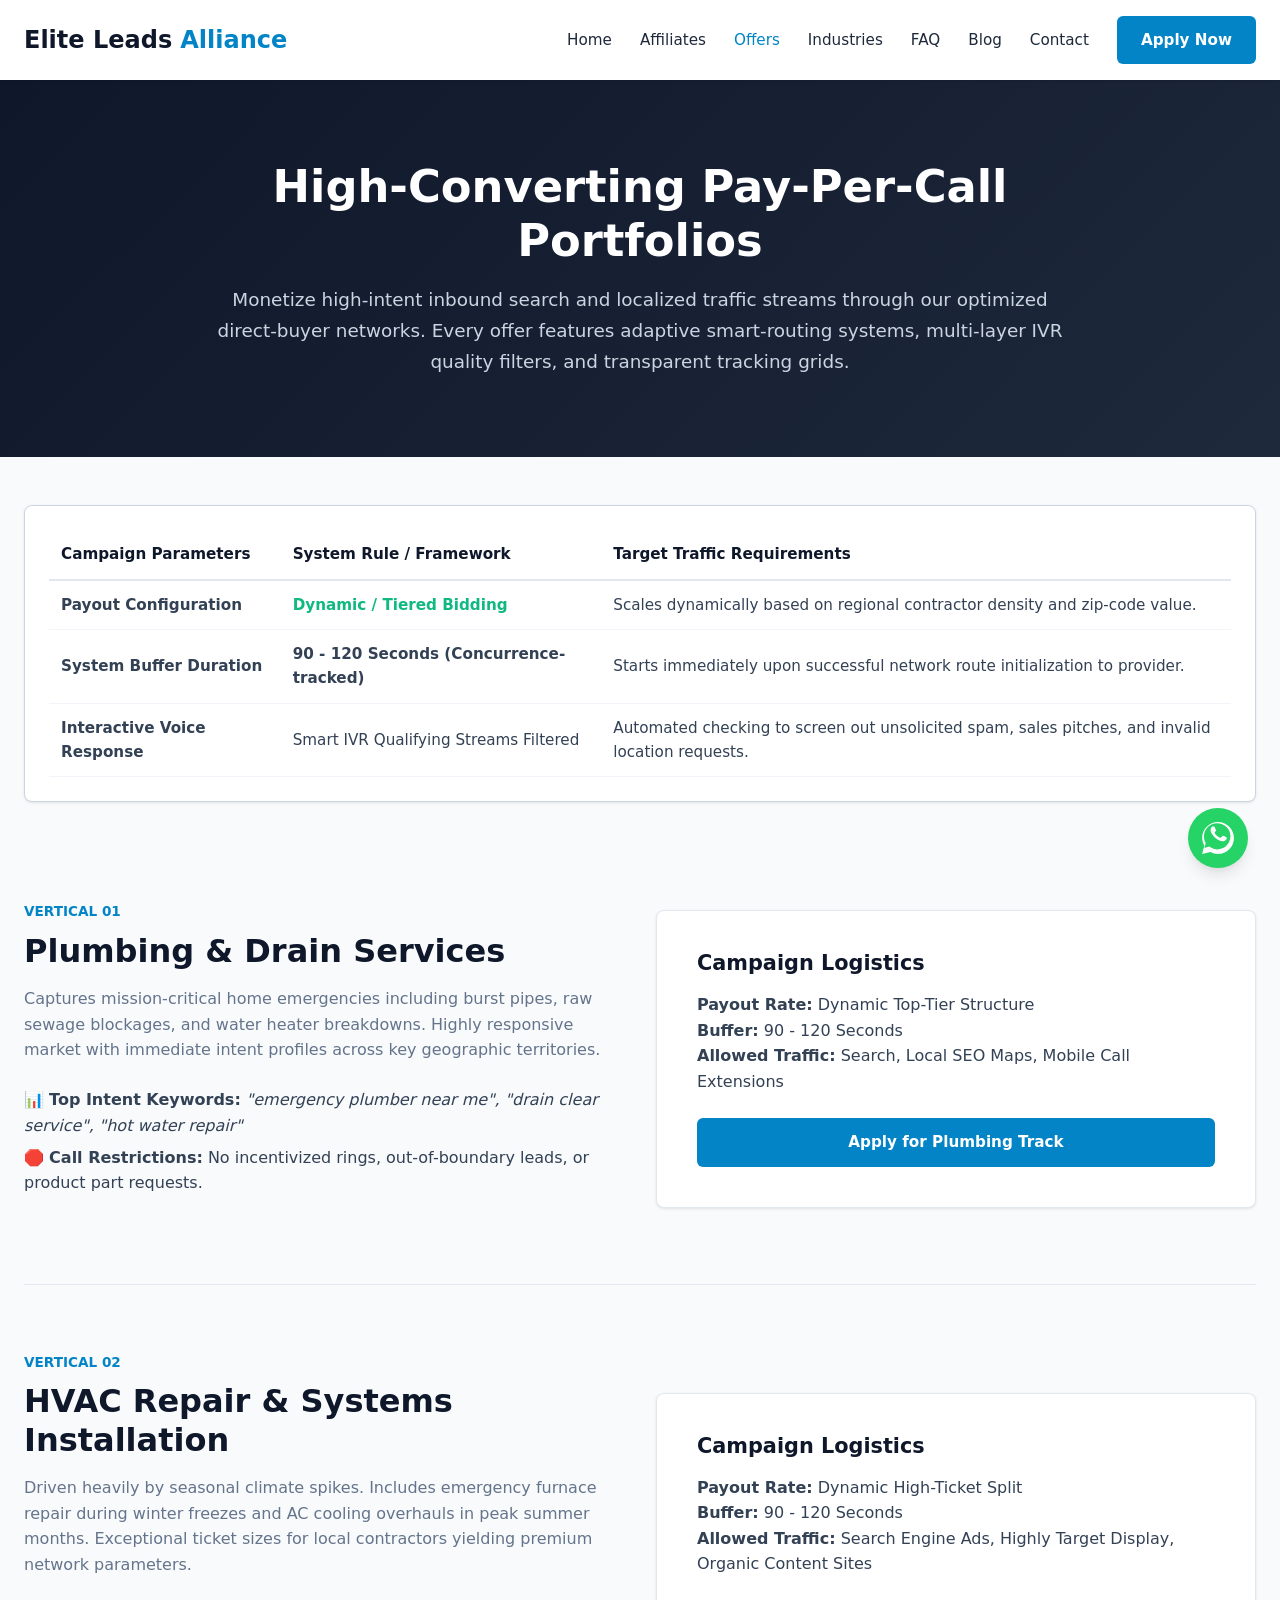
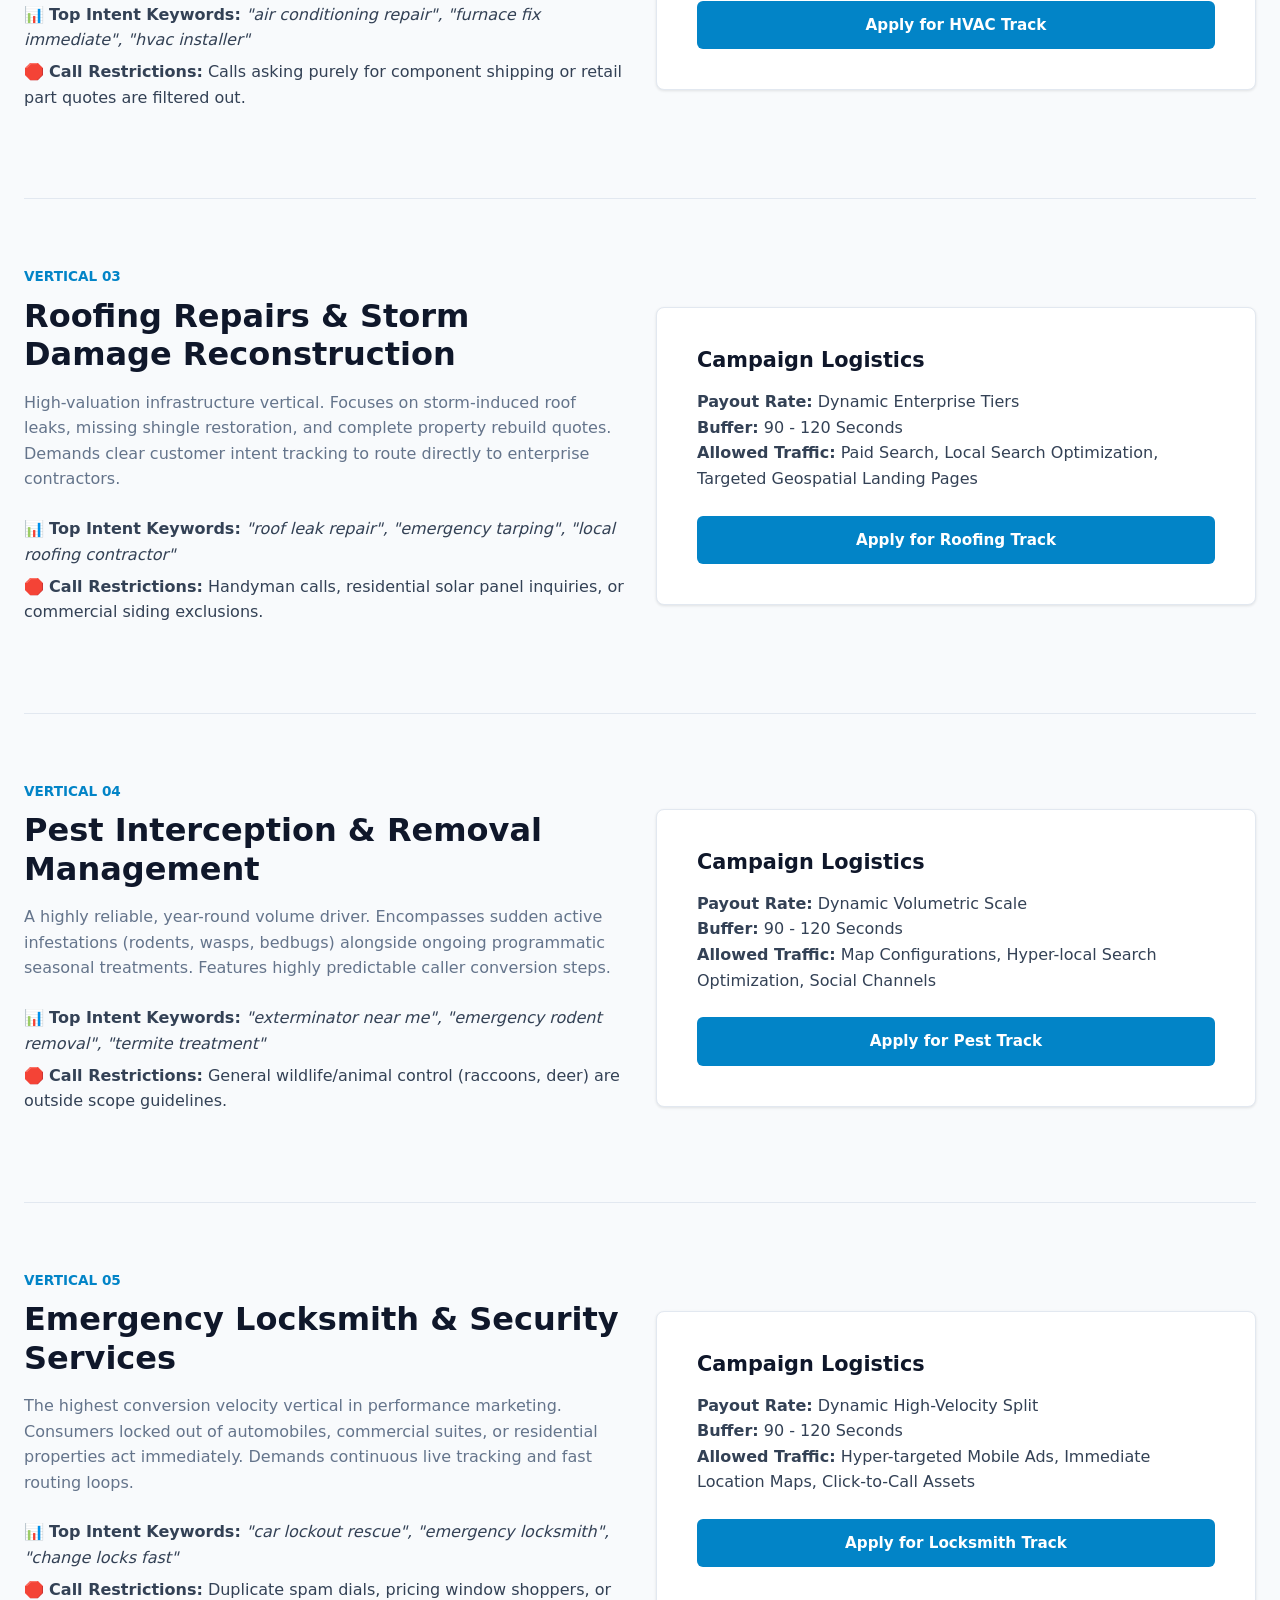
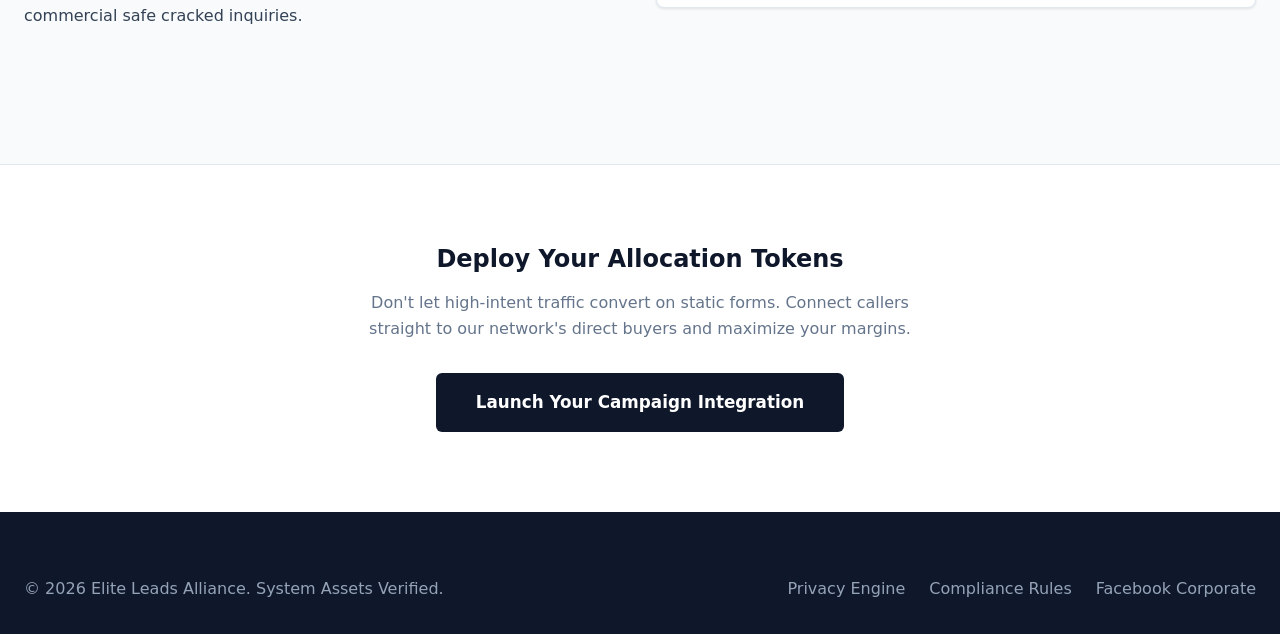
<file: offers/index.html>
<!DOCTYPE html>
<html lang="en">
<head>
    <meta charset="UTF-8">
    <meta name="viewport" content="width=device-width, initial-scale=1.0">
    <title>Premium Home Services Pay-Per-Call Campaigns | Elite Leads Alliance</title>
    <meta name="description" content="Access top-converting, direct-buyer pay-per-call offers for Plumbing, HVAC, Roofing, Pest Control, and Locksmith. Real-time tracking and dynamic payouts.">
    <link rel="stylesheet" href="../assets/css/style.css">
</head>
<body>

    <!-- Shared Navigation Header -->
    <header class="header-site">
        <div class="container nav-container">
            <a href="../" class="brand-logo">Elite Leads <span>Alliance</span></a>
            <button class="mobile-toggle" aria-label="Toggle Navigation">
                <span></span><span></span><span></span>
            </button>
            <nav>
                <ul class="nav-menu">
                    <li><a href="../" class="nav-link">Home</a></li>
                    <li><a href="../affiliates/" class="nav-link">Affiliates</a></li>
                    <li><a href="./" class="nav-link active">Offers</a></li>
                    <li><a href="../industries/" class="nav-link">Industries</a></li>
                    <li><a href="../faq/" class="nav-link">FAQ</a></li>
                    <li><a href="../blog/" class="nav-link">Blog</a></li>
                    <li><a href="../contact.html" class="nav-link">Contact</a></li>
                    <li><a href="../apply/" class="btn btn-primary">Apply Now</a></li>
                </ul>
            </nav>
        </div>
    </header>

    <main>
        <!-- Campaign Hub Intro -->
        <section class="section" style="background: linear-gradient(135deg, #0f172a 0%, #1e293b 100%); color: white; padding: 5rem 0;">
            <div class="container" style="text-align: center; max-width: 900px;">
                <h1 style="color: white; font-size: 2.8rem; margin-bottom: 1rem;">High-Converting Pay-Per-Call Portfolios</h1>
                <p style="color: #cbd5e1; font-size: 1.15rem; line-height: 1.7;">
                    Monetize high-intent inbound search and localized traffic streams through our optimized direct-buyer networks. Every offer features adaptive smart-routing systems, multi-layer IVR quality filters, and transparent tracking grids.
                </p>
            </div>
        </section>

        <!-- Global Offer Requirements Meta-Table -->
        <section class="section" style="padding: 3rem 0 1rem;">
            <div class="container">
                <div class="card" style="padding: 1.5rem; overflow-x: auto; border-color: #cbd5e1;">
                    <table style="width: 100%; border-collapse: collapse; text-align: left; font-size: 0.95rem;">
                        <thead>
                            <tr style="border-bottom: 2px solid #e2e8f0; color: var(--primary-dark);">
                                <th style="padding: 0.75rem;">Campaign Parameters</th>
                                <th style="padding: 0.75rem;">System Rule / Framework</th>
                                <th style="padding: 0.75rem;">Target Traffic Requirements</th>
                            </tr>
                        </thead>
                        <tbody>
                            <tr style="border-bottom: 1px solid #f1f5f9;">
                                <td style="padding: 0.75rem;"><strong>Payout Configuration</strong></td>
                                <td style="padding: 0.75rem; color: var(--success); font-weight: 700;">Dynamic / Tiered Bidding</td>
                                <td style="padding: 0.75rem;">Scales dynamically based on regional contractor density and zip-code value.</td>
                            </tr>
                            <tr style="border-bottom: 1px solid #f1f5f9;">
                                <td style="padding: 0.75rem;"><strong>System Buffer Duration</strong></td>
                                <td style="padding: 0.75rem; font-weight: 600;">90 - 120 Seconds (Concurrence-tracked)</td>
                                <td style="padding: 0.75rem;">Starts immediately upon successful network route initialization to provider.</td>
                            </tr>
                            <tr style="border-bottom: 1px solid #f1f5f9;">
                                <td style="padding: 0.75rem;"><strong>Interactive Voice Response</strong></td>
                                <td style="padding: 0.75rem;">Smart IVR Qualifying Streams Filtered</td>
                                <td style="padding: 0.75rem;">Automated checking to screen out unsolicited spam, sales pitches, and invalid location requests.</td>
                            </tr>
                        </tbody>
                    </table>
                </div>
            </div>
        </section>

        <!-- Vertical Campaigns List -->
        <section class="section">
            <div class="container" style="display: flex; flex-direction: column; gap: 4rem;">

                <!-- Vertical: Plumbing & Drain Services -->
                <div class="grid-2" style="align-items: center; border-bottom: 1px solid #e2e8f0; padding-bottom: 4rem;">
                    <div>
                        <span style="color: var(--accent-blue); font-weight: 700; text-transform: uppercase; font-size: 0.85rem;">Vertical 01</span>
                        <h2 style="font-size: 2rem; margin: 0.5rem 0 1rem;">Plumbing &amp; Drain Services</h2>
                        <p style="color: var(--text-light); margin-bottom: 1.5rem;">
                            Captures mission-critical home emergencies including burst pipes, raw sewage blockages, and water heater breakdowns. Highly responsive market with immediate intent profiles across key geographic territories.
                        </p>
                        <ul style="list-style: none; margin-bottom: 1.5rem;">
                            <li style="margin-bottom: 0.4rem;">📊 <strong>Top Intent Keywords:</strong> <em>"emergency plumber near me", "drain clear service", "hot water repair"</em></li>
                            <li style="margin-bottom: 0.4rem;">🛑 <strong>Call Restrictions:</strong> No incentivized rings, out-of-boundary leads, or product part requests.</li>
                        </ul>
                    </div>
                    <div class="card" style="background: var(--bg-white);">
                        <h3 style="margin-bottom: 1rem; font-size: 1.3rem;">Campaign Logistics</h3>
                        <p><strong>Payout Rate:</strong> Dynamic Top-Tier Structure</p>
                        <p><strong>Buffer:</strong> 90 - 120 Seconds</p>
                        <p style="margin-bottom: 1.5rem;"><strong>Allowed Traffic:</strong> Search, Local SEO Maps, Mobile Call Extensions</p>
                        <a href="../apply/" class="btn btn-primary" style="width: 100%;">Apply for Plumbing Track</a>
                    </div>
                </div>

                <!-- Vertical: HVAC Systems -->
                <div class="grid-2" style="align-items: center; border-bottom: 1px solid #e2e8f0; padding-bottom: 4rem;">
                    <div>
                        <span style="color: var(--accent-blue); font-weight: 700; text-transform: uppercase; font-size: 0.85rem;">Vertical 02</span>
                        <h2 style="font-size: 2rem; margin: 0.5rem 0 1rem;">HVAC Repair &amp; Systems Installation</h2>
                        <p style="color: var(--text-light); margin-bottom: 1.5rem;">
                            Driven heavily by seasonal climate spikes. Includes emergency furnace repair during winter freezes and AC cooling overhauls in peak summer months. Exceptional ticket sizes for local contractors yielding premium network parameters.
                        </p>
                        <ul style="list-style: none; margin-bottom: 1.5rem;">
                            <li style="margin-bottom: 0.4rem;">📊 <strong>Top Intent Keywords:</strong> <em>"air conditioning repair", "furnace fix immediate", "hvac installer"</em></li>
                            <li style="margin-bottom: 0.4rem;">🛑 <strong>Call Restrictions:</strong> Calls asking purely for component shipping or retail part quotes are filtered out.</li>
                        </ul>
                    </div>
                    <div class="card" style="background: var(--bg-white);">
                        <h3 style="margin-bottom: 1rem; font-size: 1.3rem;">Campaign Logistics</h3>
                        <p><strong>Payout Rate:</strong> Dynamic High-Ticket Split</p>
                        <p><strong>Buffer:</strong> 90 - 120 Seconds</p>
                        <p style="margin-bottom: 1.5rem;"><strong>Allowed Traffic:</strong> Search Engine Ads, Highly Target Display, Organic Content Sites</p>
                        <a href="../apply/" class="btn btn-primary" style="width: 100%;">Apply for HVAC Track</a>
                    </div>
                </div>

                <!-- Vertical: Roofing Frameworks -->
                <div class="grid-2" style="align-items: center; border-bottom: 1px solid #e2e8f0; padding-bottom: 4rem;">
                    <div>
                        <span style="color: var(--accent-blue); font-weight: 700; text-transform: uppercase; font-size: 0.85rem;">Vertical 03</span>
                        <h2 style="font-size: 2rem; margin: 0.5rem 0 1rem;">Roofing Repairs &amp; Storm Damage Reconstruction</h2>
                        <p style="color: var(--text-light); margin-bottom: 1.5rem;">
                            High-valuation infrastructure vertical. Focuses on storm-induced roof leaks, missing shingle restoration, and complete property rebuild quotes. Demands clear customer intent tracking to route directly to enterprise contractors.
                        </p>
                        <ul style="list-style: none; margin-bottom: 1.5rem;">
                            <li style="margin-bottom: 0.4rem;">📊 <strong>Top Intent Keywords:</strong> <em>"roof leak repair", "emergency tarping", "local roofing contractor"</em></li>
                            <li style="margin-bottom: 0.4rem;">🛑 <strong>Call Restrictions:</strong> Handyman calls, residential solar panel inquiries, or commercial siding exclusions.</li>
                        </ul>
                    </div>
                    <div class="card" style="background: var(--bg-white);">
                        <h3 style="margin-bottom: 1rem; font-size: 1.3rem;">Campaign Logistics</h3>
                        <p><strong>Payout Rate:</strong> Dynamic Enterprise Tiers</p>
                        <p><strong>Buffer:</strong> 90 - 120 Seconds</p>
                        <p style="margin-bottom: 1.5rem;"><strong>Allowed Traffic:</strong> Paid Search, Local Search Optimization, Targeted Geospatial Landing Pages</p>
                        <a href="../apply/" class="btn btn-primary" style="width: 100%;">Apply for Roofing Track</a>
                    </div>
                </div>

                <!-- Vertical: Pest Control Operations -->
                <div class="grid-2" style="align-items: center; border-bottom: 1px solid #e2e8f0; padding-bottom: 4rem;">
                    <div>
                        <span style="color: var(--accent-blue); font-weight: 700; text-transform: uppercase; font-size: 0.85rem;">Vertical 04</span>
                        <h2 style="font-size: 2rem; margin: 0.5rem 0 1rem;">Pest Interception &amp; Removal Management</h2>
                        <p style="color: var(--text-light); margin-bottom: 1.5rem;">
                            A highly reliable, year-round volume driver. Encompasses sudden active infestations (rodents, wasps, bedbugs) alongside ongoing programmatic seasonal treatments. Features highly predictable caller conversion steps.
                        </p>
                        <ul style="list-style: none; margin-bottom: 1.5rem;">
                            <li style="margin-bottom: 0.4rem;">📊 <strong>Top Intent Keywords:</strong> <em>"exterminator near me", "emergency rodent removal", "termite treatment"</em></li>
                            <li style="margin-bottom: 0.4rem;">🛑 <strong>Call Restrictions:</strong> General wildlife/animal control (raccoons, deer) are outside scope guidelines.</li>
                        </ul>
                    </div>
                    <div class="card" style="background: var(--bg-white);">
                        <h3 style="margin-bottom: 1rem; font-size: 1.3rem;">Campaign Logistics</h3>
                        <p><strong>Payout Rate:</strong> Dynamic Volumetric Scale</p>
                        <p><strong>Buffer:</strong> 90 - 120 Seconds</p>
                        <p style="margin-bottom: 1.5rem;"><strong>Allowed Traffic:</strong> Map Configurations, Hyper-local Search Optimization, Social Channels</p>
                        <a href="../apply/" class="btn btn-primary" style="width: 100%;">Apply for Pest Track</a>
                    </div>
                </div>

                <!-- Vertical: Locksmith Operations -->
                <div class="grid-2" style="align-items: center; padding-bottom: 2rem;">
                    <div>
                        <span style="color: var(--accent-blue); font-weight: 700; text-transform: uppercase; font-size: 0.85rem;">Vertical 05</span>
                        <h2 style="font-size: 2rem; margin: 0.5rem 0 1rem;">Emergency Locksmith &amp; Security Services</h2>
                        <p style="color: var(--text-light); margin-bottom: 1.5rem;">
                            The highest conversion velocity vertical in performance marketing. Consumers locked out of automobiles, commercial suites, or residential properties act immediately. Demands continuous live tracking and fast routing loops.
                        </p>
                        <ul style="list-style: none; margin-bottom: 1.5rem;">
                            <li style="margin-bottom: 0.4rem;">📊 <strong>Top Intent Keywords:</strong> <em>"car lockout rescue", "emergency locksmith", "change locks fast"</em></li>
                            <li style="margin-bottom: 0.4rem;">🛑 <strong>Call Restrictions:</strong> Duplicate spam dials, pricing window shoppers, or commercial safe cracked inquiries.</li>
                        </ul>
                    </div>
                    <div class="card" style="background: var(--bg-white);">
                        <h3 style="margin-bottom: 1rem; font-size: 1.3rem;">Campaign Logistics</h3>
                        <p><strong>Payout Rate:</strong> Dynamic High-Velocity Split</p>
                        <p><strong>Buffer:</strong> 90 - 120 Seconds</p>
                        <p style="margin-bottom: 1.5rem;"><strong>Allowed Traffic:</strong> Hyper-targeted Mobile Ads, Immediate Location Maps, Click-to-Call Assets</p>
                        <a href="../apply/" class="btn btn-primary" style="width: 100%;">Apply for Locksmith Track</a>
                    </div>
                </div>

            </div>
        </section>

        <!-- Final Campaign CTA Block -->
        <section class="section section-bg" style="text-align: center; border-top: 1px solid #e2e8f0;">
            <div class="container" style="max-width: 650px;">
                <h2 style="margin-bottom: 1rem;">Deploy Your Allocation Tokens</h2>
                <p style="color: var(--text-light); margin-bottom: 2rem;">
                    Don't let high-intent traffic convert on static forms. Connect callers straight to our network's direct buyers and maximize your margins.
                </p>
                <a href="../apply/" class="btn btn-secondary" style="padding: 1rem 2.5rem; font-size: 1.05rem;">Launch Your Campaign Integration</a>
            </div>
        </section>
    </main>

    <!-- Floating UI Support Engine Contact Module -->
    <div class="floating-widget">
        <a href="https://wa.me/923202765185" class="whatsapp-btn" target="_blank" rel="noopener noreferrer" aria-label="Connect with Network Director Atif Aziz via WhatsApp">
            <svg style="width: 32px; height: 32px; fill: currentColor;" viewBox="0 0 24 24">
                <path d="M.057 24l1.687-6.163c-1.041-1.804-1.588-3.849-1.587-5.946C.06 5.348 5.405.003 12.003.003c3.199.001 6.205 1.243 8.465 3.497 2.26 2.254 3.501 5.251 3.5 8.452-.003 6.651-5.348 11.997-12.001 11.997-1.996-.001-3.951-.5-5.688-1.449L0 24zm6.59-4.846c1.6.95 3.188 1.449 4.825 1.451 5.436 0 9.86-4.42 9.863-9.855.001-2.633-1.025-5.105-2.89-6.968C16.423 1.958 13.95 .934 11.32.934 5.883.934 1.46 5.354 1.456 10.792c-.001 1.758.463 3.475 1.343 4.998l-.996 3.639 3.725-.977zm11.306-7.854c-.3-.15-1.774-.875-2.046-.974-.272-.1-.471-.15-.669.15-.198.299-.769.974-.943 1.173-.173.199-.347.224-.647.075-.3-.15-1.266-.467-2.41-1.487-.89-.793-1.49-1.773-1.665-2.072-.173-.3-.018-.462.13-.61.135-.133.3-.349.45-.523.15-.174.2-.299.3-.498.1-.199.05-.374-.025-.524-.075-.15-.669-1.612-.916-2.207-.242-.579-.487-.5-.669-.51-.173-.008-.371-.01-.57-.01-.198 0-.52.074-.792.372-.272.299-1.04 1.016-1.04 2.479 0 1.462 1.065 2.875 1.213 3.074.149.198 2.096 3.2 5.077 4.487.709.306 1.262.489 1.694.625.712.227 1.36.195 1.871.118.571-.085 1.774-.726 2.022-1.429.247-.704.247-1.306.173-1.429-.074-.124-.272-.199-.572-.349z"/>
            </svg>
        </a>
    </div>

    <!-- Footprint Global Matrix Link Structure -->
    <footer class="footer-site">
        <div class="container text-center">
            <div class="footer-bottom" style="border-top: none; padding-top: 0; display: flex; justify-content: space-between; align-items: center; flex-wrap: wrap; gap: 1rem;">
                <p>&copy; 2026 Elite Leads Alliance. System Assets Verified.</p>
                <div style="display: flex; gap: 1.5rem;">
                    <a href="../privacy-policy.html">Privacy Engine</a>
                    <a href="../terms-of-service.html">Compliance Rules</a>
                    <a href="https://www.facebook.com/profile.php?id=61589619902077" target="_blank" rel="noopener noreferrer">Facebook Corporate</a>
                </div>
            </div>
        </div>
    </footer>

    <script src="../assets/js/main.js"></script>
</body>
</html>
</file>
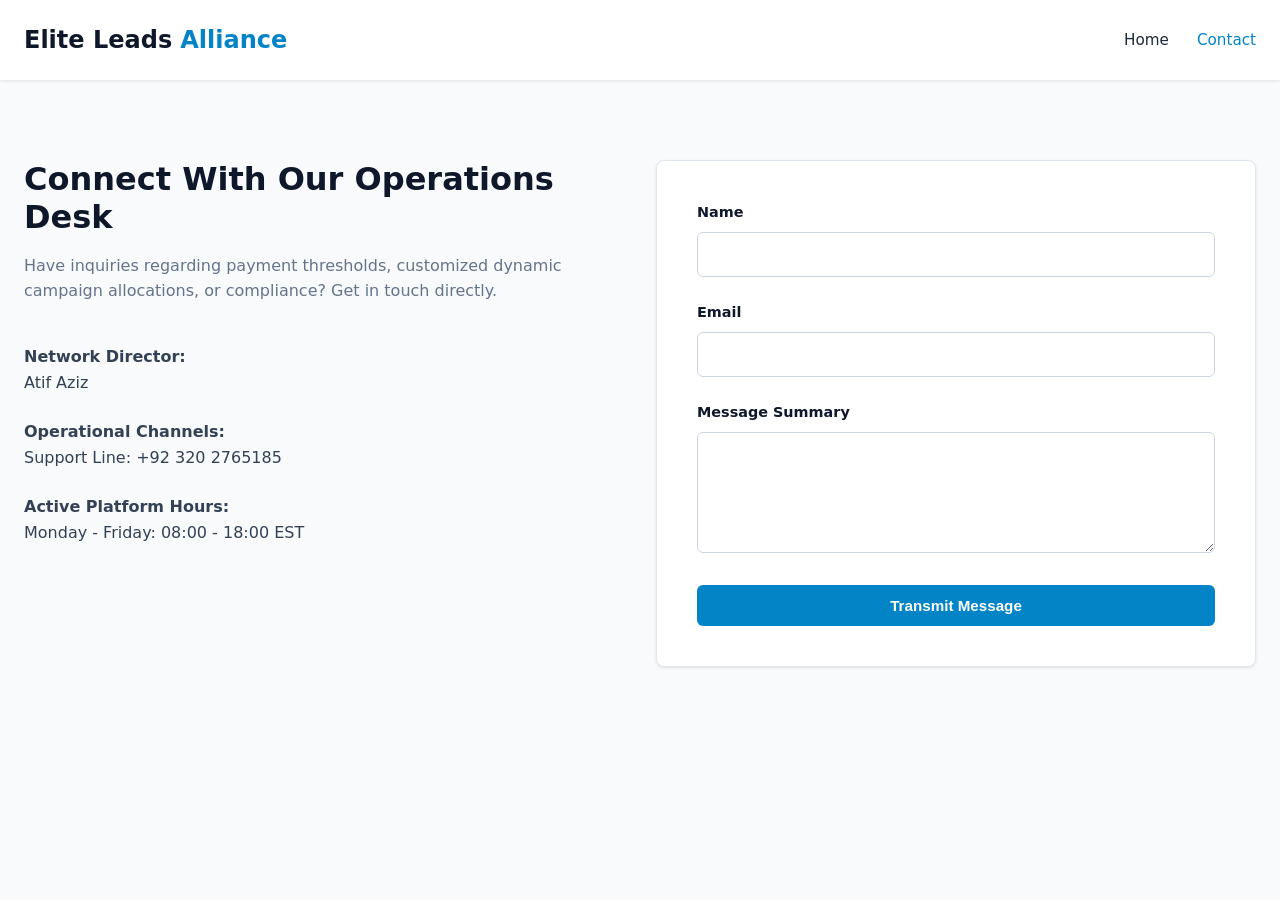
<file: contact.html>
<!DOCTYPE html>
<html lang="en">
<head>
    <meta charset="UTF-8">
    <meta name="viewport" content="width=device-width, initial-scale=1.0">
    <title>Contact Network Management | Elite Leads Alliance</title>
    <link rel="stylesheet" href="./assets/css/style.css">
</head>
<body>

    <header class="header-site">
        <div class="container nav-container">
            <a href="./" class="brand-logo">Elite Leads <span>Alliance</span></a>
            <nav>
                <ul class="nav-menu">
                    <li><a href="./" class="nav-link">Home</a></li>
                    <li><a href="./contact.html" class="nav-link active">Contact</a></li>
                </ul>
            </nav>
        </div>
    </header>

    <main class="section">
        <div class="container grid-2">
            <div>
                <h1>Connect With Our Operations Desk</h1>
                <p style="margin: 1rem 0 2.5rem; color: var(--text-light);">Have inquiries regarding payment thresholds, customized dynamic campaign allocations, or compliance? Get in touch directly.</p>
                
                <div style="margin-bottom: 1.5rem;">
                    <strong>Network Director:</strong>
                    <p>Atif Aziz</p>
                </div>
                <div style="margin-bottom: 1.5rem;">
                    <strong>Operational Channels:</strong>
                    <p>Support Line: +92 320 2765185</p>
                </div>
                <div style="margin-bottom: 1.5rem;">
                    <strong>Active Platform Hours:</strong>
                    <p>Monday - Friday: 08:00 - 18:00 EST</p>
                </div>
            </div>
            
            <div class="card">
                <form action="#" method="POST" class="validate-form">
                    <div class="form-group">
                        <label class="form-label" for="c-name">Name</label>
                        <input type="text" id="c-name" name="name" class="form-control" required>
                    </div>
                    <div class="form-group">
                        <label class="form-label" for="c-email">Email</label>
                        <input type="email" id="c-email" name="email" class="form-control" required>
                    </div>
                    <div class="form-group">
                        <label class="form-label" for="c-msg">Message Summary</label>
                        <textarea id="c-msg" name="message" class="form-control" rows="5" required></textarea>
                    </div>
                    <button type="submit" class="btn btn-primary" style="width: 100%;">Transmit Message</button>
                </form>
            </div>
        </div>
    </main>

    <script src="./assets/js/main.js"></script>
</body>
</html>
</file>
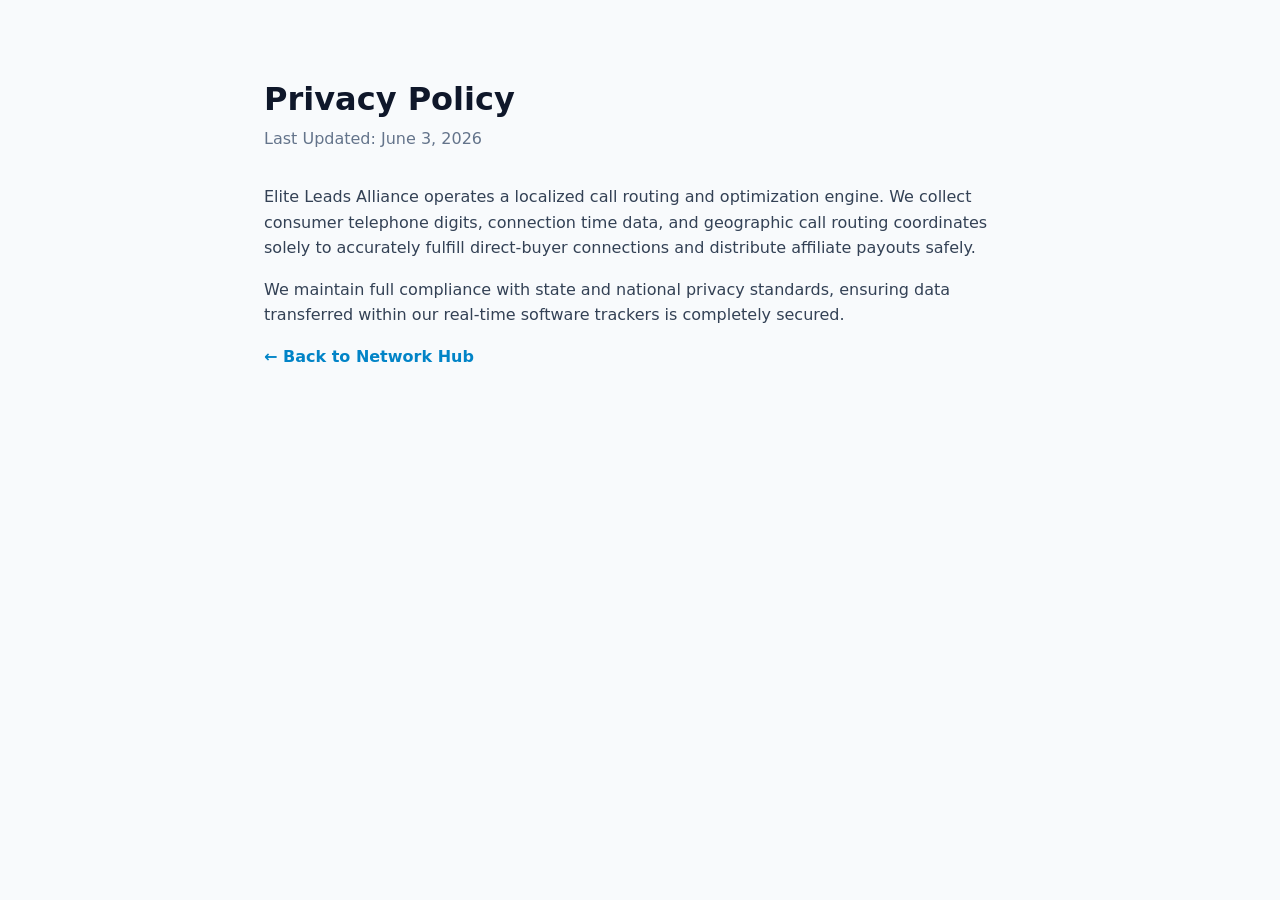
<file: privacy-policy.html>
<!DOCTYPE html>
<html lang="en">
<head>
    <meta charset="UTF-8">
    <meta name="viewport" content="width=device-width, initial-scale=1.0">
    <title>Privacy Policy | Elite Leads Alliance</title>
    <link rel="stylesheet" href="./assets/css/style.css">
</head>
<body>
    <main class="section">
        <div class="container" style="max-width: 800px;">
            <h1>Privacy Policy</h1>
            <p style="color: var(--text-light); margin: 0.5rem 0 2rem;">Last Updated: June 3, 2026</p>
            <p style="margin-bottom: 1rem;">Elite Leads Alliance operates a localized call routing and optimization engine. We collect consumer telephone digits, connection time data, and geographic call routing coordinates solely to accurately fulfill direct-buyer connections and distribute affiliate payouts safely.</p>
            <p style="margin-bottom: 1rem;">We maintain full compliance with state and national privacy standards, ensuring data transferred within our real-time software trackers is completely secured.</p>
            <a href="./" style="color: var(--accent-blue); font-weight: 600;">← Back to Network Hub</a>
        </div>
    </main>
</body>
</html>
</file>
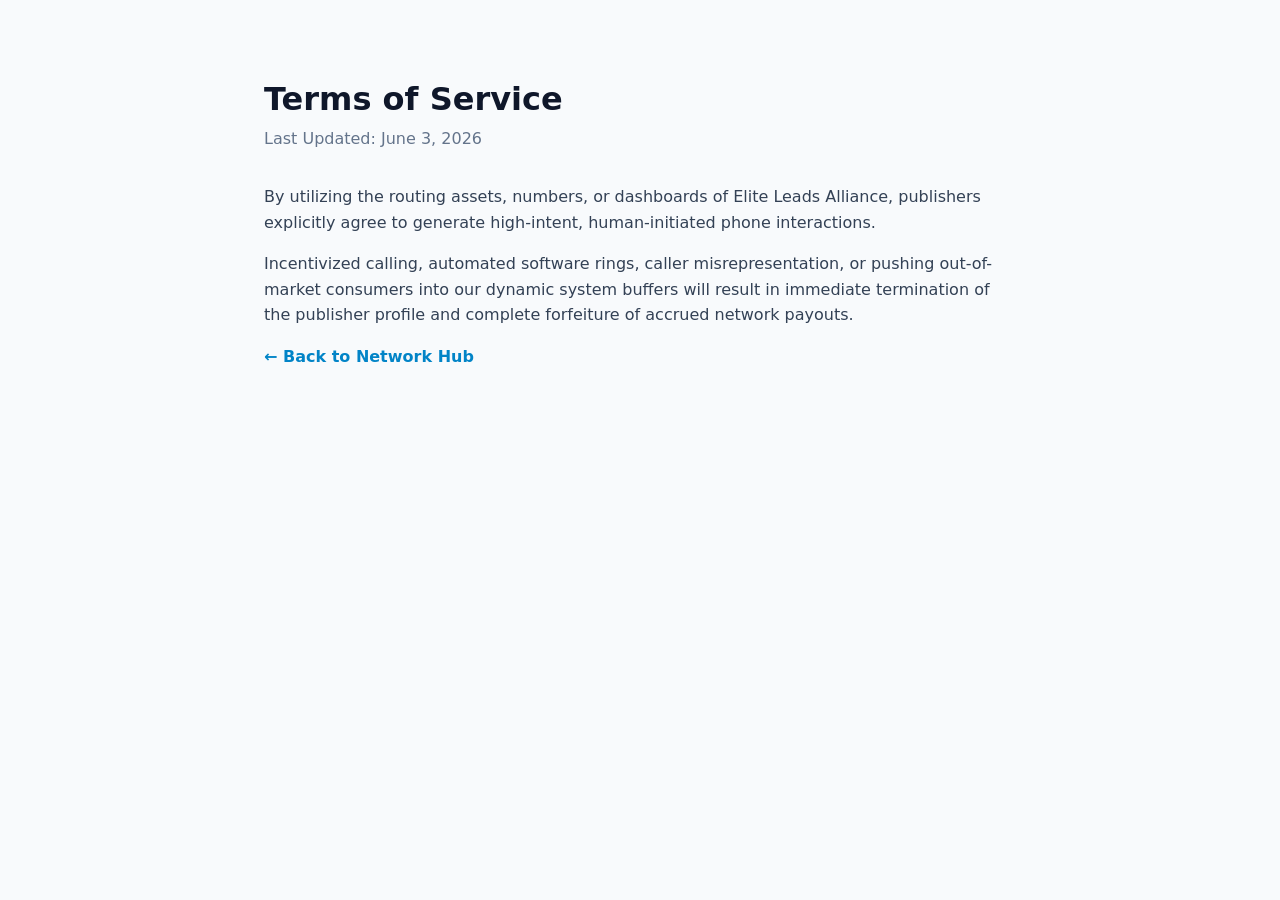
<file: terms-of-service.html>
<!DOCTYPE html>
<html lang="en">
<head>
    <meta charset="UTF-8">
    <meta name="viewport" content="width=device-width, initial-scale=1.0">
    <title>Terms of Service | Elite Leads Alliance</title>
    <link rel="stylesheet" href="./assets/css/style.css">
</head>
<body>
    <main class="section">
        <div class="container" style="max-width: 800px;">
            <h1>Terms of Service</h1>
            <p style="color: var(--text-light); margin: 0.5rem 0 2rem;">Last Updated: June 3, 2026</p>
            <p style="margin-bottom: 1rem;">By utilizing the routing assets, numbers, or dashboards of Elite Leads Alliance, publishers explicitly agree to generate high-intent, human-initiated phone interactions.</p>
            <p style="margin-bottom: 1rem;">Incentivized calling, automated software rings, caller misrepresentation, or pushing out-of-market consumers into our dynamic system buffers will result in immediate termination of the publisher profile and complete forfeiture of accrued network payouts.</p>
            <a href="./" style="color: var(--accent-blue); font-weight: 600;">← Back to Network Hub</a>
        </div>
    </main>
</body>
</html>
</file>
<file: assets/css/style.css>
/* ==========================================================================
   ELITE LEADS ALLIANCE - MASTER PRODUCTION STYLESHEET
   ========================================================================== */

:root {
    --primary-dark: #0f172a;
    --primary-slate: #1e293b;
    --accent-cyan: #0ea5e9;
    --accent-blue: #0284c7;
    --text-main: #334155;
    --text-light: #64748b;
    --bg-light: #f8fafc;
    --bg-white: #ffffff;
    --success: #10b981;
    --font-sans: 'Inter', system-ui, -apple-system, BlinkMacSystemFont, "Segoe UI", Roboto, sans-serif;
    --transition-smooth: all 0.3s cubic-bezier(0.4, 0, 0.2, 1);
    --shadow-sm: 0 1px 3px rgba(0,0,0,0.1);
    --shadow-md: 0 4px 6px -1px rgba(0,0,0,0.1), 0 2px 4px -1px rgba(0,0,0,0.06);
    --shadow-lg: 0 10px 15px -3px rgba(0,0,0,0.1), 0 4px 6px -2px rgba(0,0,0,0.05);
    --max-width: 1280px;
}

/* Base Reset */
*, *::before, *::after {
    box-sizing: border-box;
    margin: 0;
    padding: 0;
}

html {
    scroll-behavior: smooth;
    text-size-adjust: 100%;
}

body {
    font-family: var(--font-sans);
    background-color: var(--bg-light);
    color: var(--text-main);
    line-height: 1.6;
    overflow-x: hidden;
}

/* Typography */
h1, h2, h3, h4 {
    color: var(--primary-dark);
    font-weight: 700;
    line-height: 1.2;
}

a {
    color: inherit;
    text-decoration: none;
    transition: var(--transition-smooth);
}

img {
    max-width: 100%;
    height: auto;
    display: block;
}

/* Layout Utilities */
.container {
    width: 100%;
    max-width: var(--max-width);
    margin: 0 auto;
    padding: 0 1.5rem;
}

.section {
    padding: 5rem 0;
}

.section-bg {
    background-color: var(--bg-white);
}

.grid-2 { display: grid; grid-template-columns: 1fr; gap: 2rem; }
.grid-3 { display: grid; grid-template-columns: 1fr; gap: 2rem; }
.grid-4 { display: grid; grid-template-columns: 1fr; gap: 1.5rem; }

@media (min-width: 768px) {
    .grid-2 { grid-template-columns: repeat(2, 1fr); }
    .grid-3 { grid-template-columns: repeat(3, 1fr); }
    .grid-4 { grid-template-columns: repeat(4, 1fr); }
}

/* Header & Navigation */
.header-site {
    position: sticky;
    top: 0;
    background: rgba(255, 255, 255, 0.95);
    backdrop-filter: blur(8px);
    box-shadow: var(--shadow-sm);
    z-index: 1000;
    transition: var(--transition-smooth);
}

.header-site.scrolled {
    box-shadow: var(--shadow-md);
}

.nav-container {
    display: flex;
    justify-content: space-between;
    align-items: center;
    height: 80px;
}

.brand-logo {
    font-size: 1.5rem;
    font-weight: 800;
    color: var(--primary-dark);
    display: flex;
    align-items: center;
    gap: 0.5rem;
}

.brand-logo span {
    color: var(--accent-blue);
}

.nav-menu {
    display: flex;
    align-items: center;
    gap: 1.75rem;
    list-style: none;
}

.nav-link {
    font-size: 0.95rem;
    font-weight: 500;
    color: var(--primary-slate);
}

.nav-link:hover, .nav-link.active {
    color: var(--accent-blue);
}

/* Buttons */
.btn {
    display: inline-flex;
    align-items: center;
    justify-content: center;
    padding: 0.75rem 1.5rem;
    font-size: 0.95rem;
    font-weight: 600;
    border-radius: 6px;
    cursor: pointer;
    transition: var(--transition-smooth);
    border: none;
}

.btn-primary {
    background-color: var(--accent-blue);
    color: var(--bg-white);
}

.btn-primary:hover {
    background-color: var(--accent-cyan);
    transform: translateY(-1px);
}

.btn-secondary {
    background-color: var(--primary-dark);
    color: var(--bg-white);
}

.btn-secondary:hover {
    background-color: var(--primary-slate);
}

.btn-outline {
    background: transparent;
    border: 2px solid var(--accent-blue);
    color: var(--accent-blue);
}

.btn-outline:hover {
    background: var(--accent-blue);
    color: var(--bg-white);
}

/* Mobile Nav Toggle */
.mobile-toggle {
    display: none;
    background: none;
    border: none;
    cursor: pointer;
    padding: 0.5rem;
}

.mobile-toggle span {
    display: block;
    width: 25px;
    height: 3px;
    background: var(--primary-dark);
    margin: 5px 0;
    transition: var(--transition-smooth);
}

@media (max-width: 1024px) {
    .mobile-toggle { display: block; }
    .nav-menu {
        position: fixed;
        top: 80px;
        left: -100%;
        width: 100%;
        height: calc(100vh - 80px);
        background: var(--bg-white);
        flex-direction: column;
        padding: 2rem;
        align-items: flex-start;
        transition: var(--transition-smooth);
        box-shadow: var(--shadow-md);
        overflow-y: auto;
    }
    .nav-menu.active { left: 0; }
}

/* Component Cards */
.card {
    background: var(--bg-white);
    padding: 2.5rem;
    border-radius: 8px;
    box-shadow: var(--shadow-sm);
    border: 1px solid #e2e8f0;
    transition: var(--transition-smooth);
}

.card:hover {
    transform: translateY(-4px);
    box-shadow: var(--shadow-lg);
}

/* Forms */
.form-group {
    margin-bottom: 1.5rem;
}

.form-label {
    display: block;
    font-size: 0.9rem;
    font-weight: 600;
    margin-bottom: 0.5rem;
    color: var(--primary-dark);
}

.form-control {
    width: 100%;
    padding: 0.75rem 1rem;
    font-size: 1rem;
    font-family: inherit;
    border: 1px solid #cbd5e1;
    border-radius: 6px;
    background-color: var(--bg-white);
    color: var(--primary-dark);
    transition: var(--transition-smooth);
}

.form-control:focus {
    outline: none;
    border-color: var(--accent-blue);
    box-shadow: 0 0 0 3px rgba(2, 132, 199, 0.15);
}

/* Floating Contact Widget */
.floating-widget {
    position: fixed;
    bottom: 2rem;
    right: 2rem;
    z-index: 999;
    display: flex;
    flex-direction: column;
    gap: 0.75rem;
}

.whatsapp-btn {
    background-color: #25d366;
    color: white;
    width: 60px;
    height: 60px;
    border-radius: 50%;
    display: flex;
    align-items: center;
    justify-content: center;
    box-shadow: var(--shadow-lg);
    font-size: 1.8rem;
    transition: var(--transition-smooth);
}

.whatsapp-btn:hover {
    transform: scale(1.1);
    background-color: #20ba5a;
}

/* Footer styles */
.footer-site {
    background-color: var(--primary-dark);
    color: #94a3b8;
    padding: 4rem 0 2rem;
}

.footer-grid {
    display: grid;
    grid-template-columns: repeat(auto-fit, minmax(200px, 1fr));
    gap: 2.5rem;
    margin-bottom: 3rem;
}

.footer-heading {
    color: var(--bg-white);
    font-size: 1.1rem;
    margin-bottom: 1.25rem;
}

.footer-links {
    list-style: none;
}

.footer-links li {
    margin-bottom: 0.75rem;
}

.footer-links a:hover {
    color: var(--accent-cyan);
}

.footer-bottom {
    border-top: 1px solid var(--primary-slate);
    padding-top: 2rem;
    display: flex;
    flex-direction: column;
    gap: 1rem;
    align-items: center;
    justify-content: space-between;
}

@media (min-width: 768px) {
    .footer-bottom { flex-direction: row; }
}
</file>
